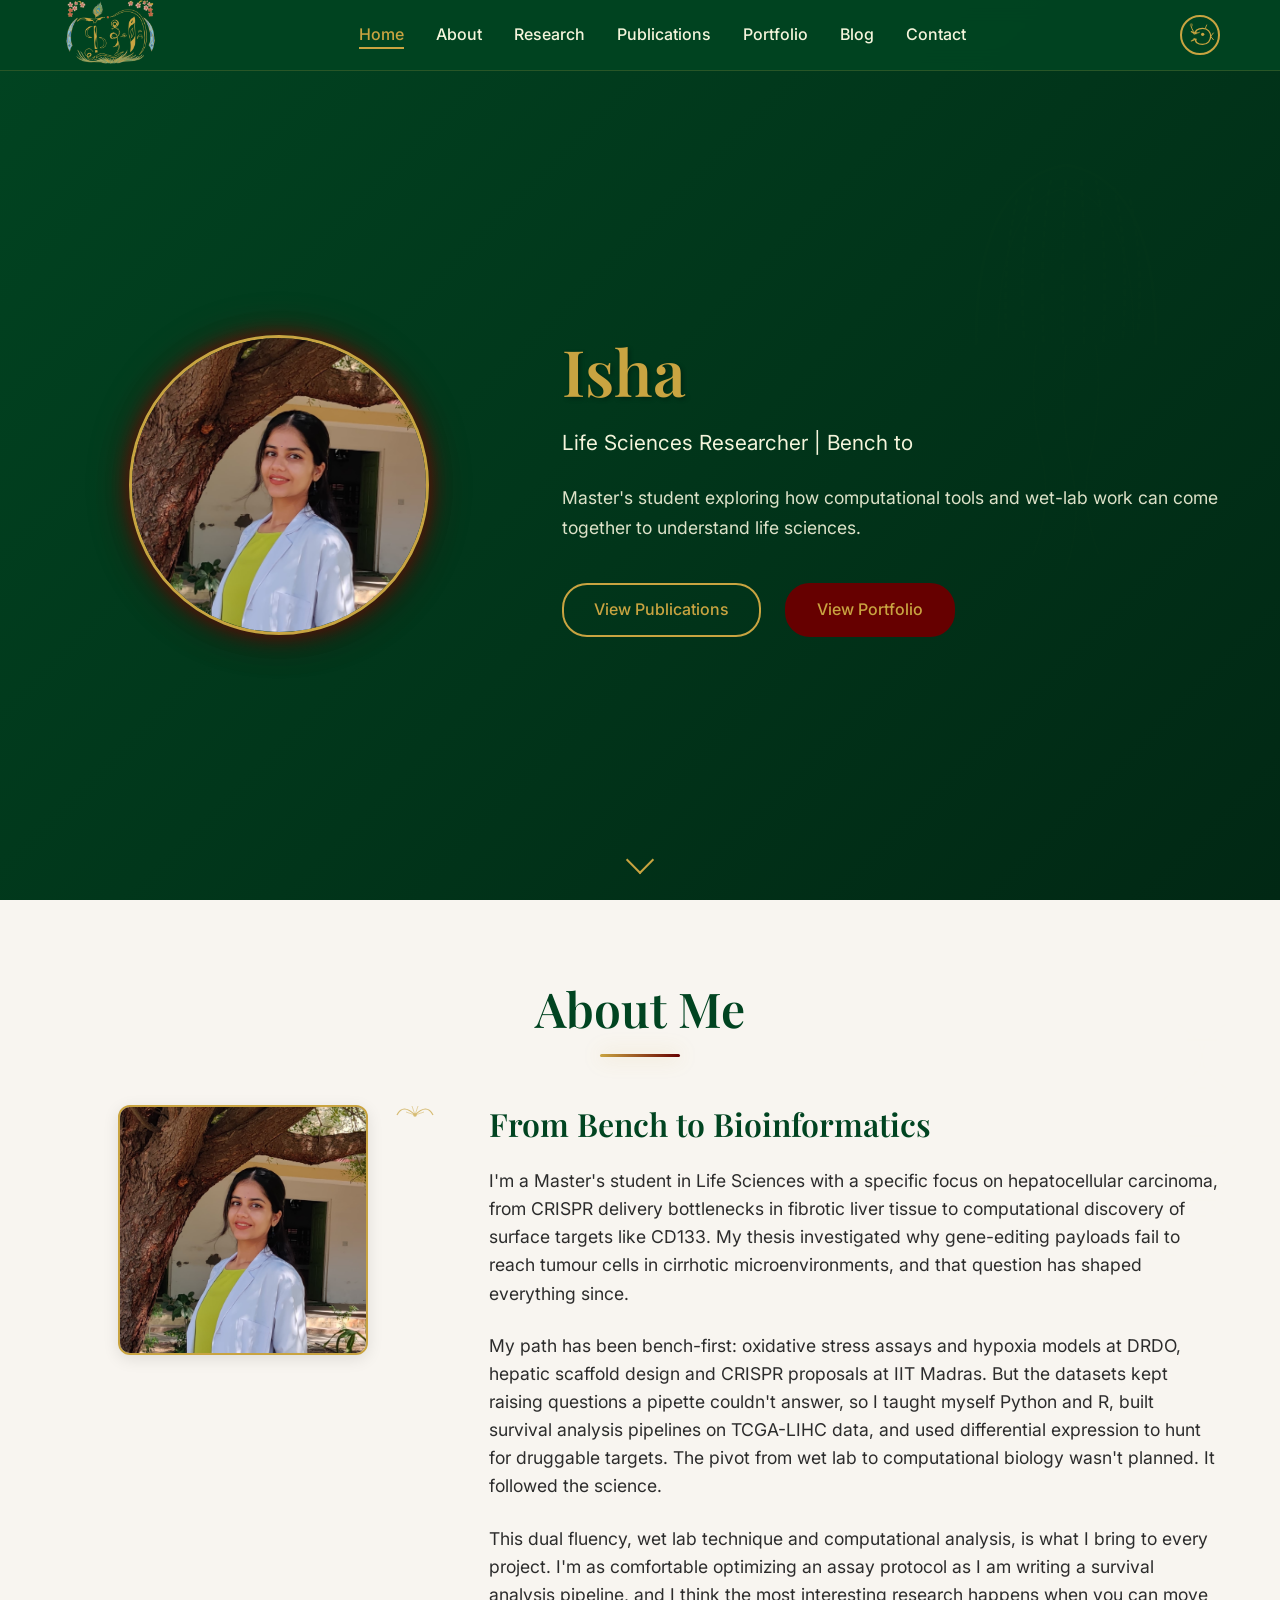
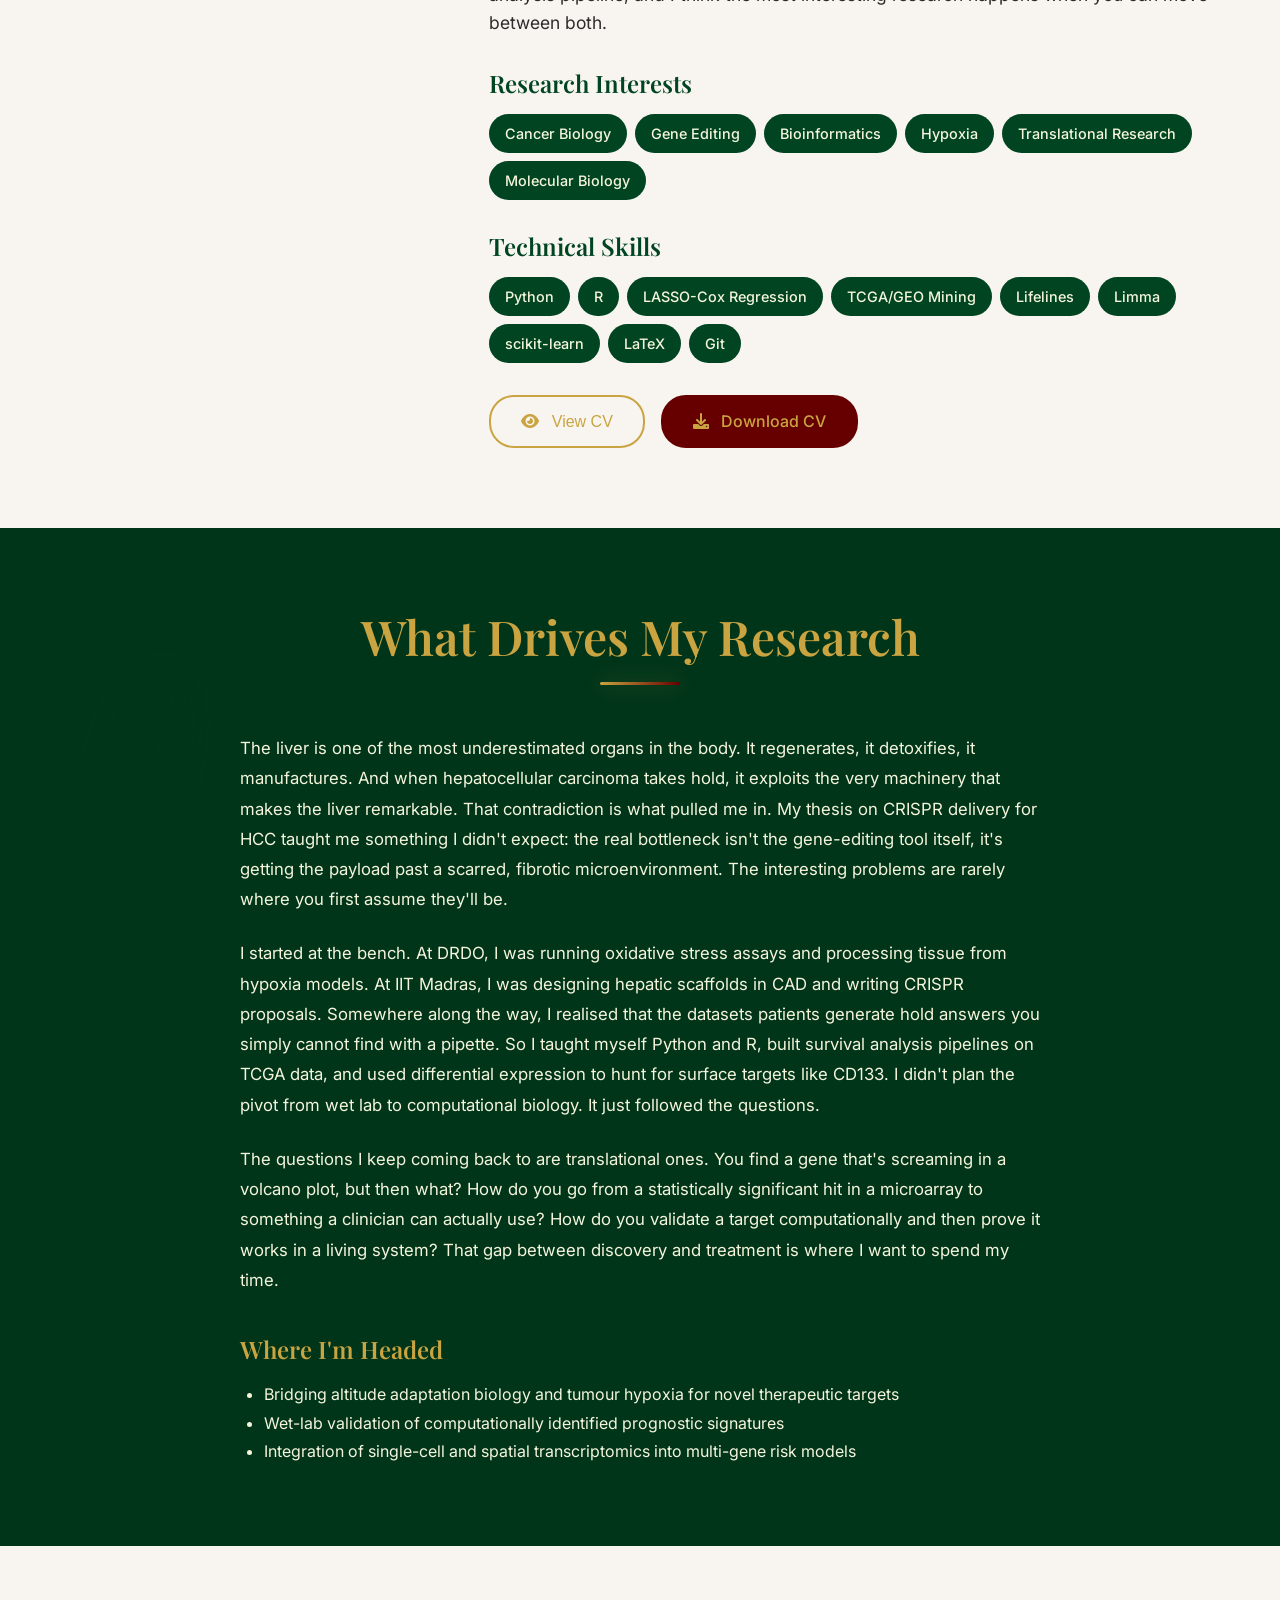
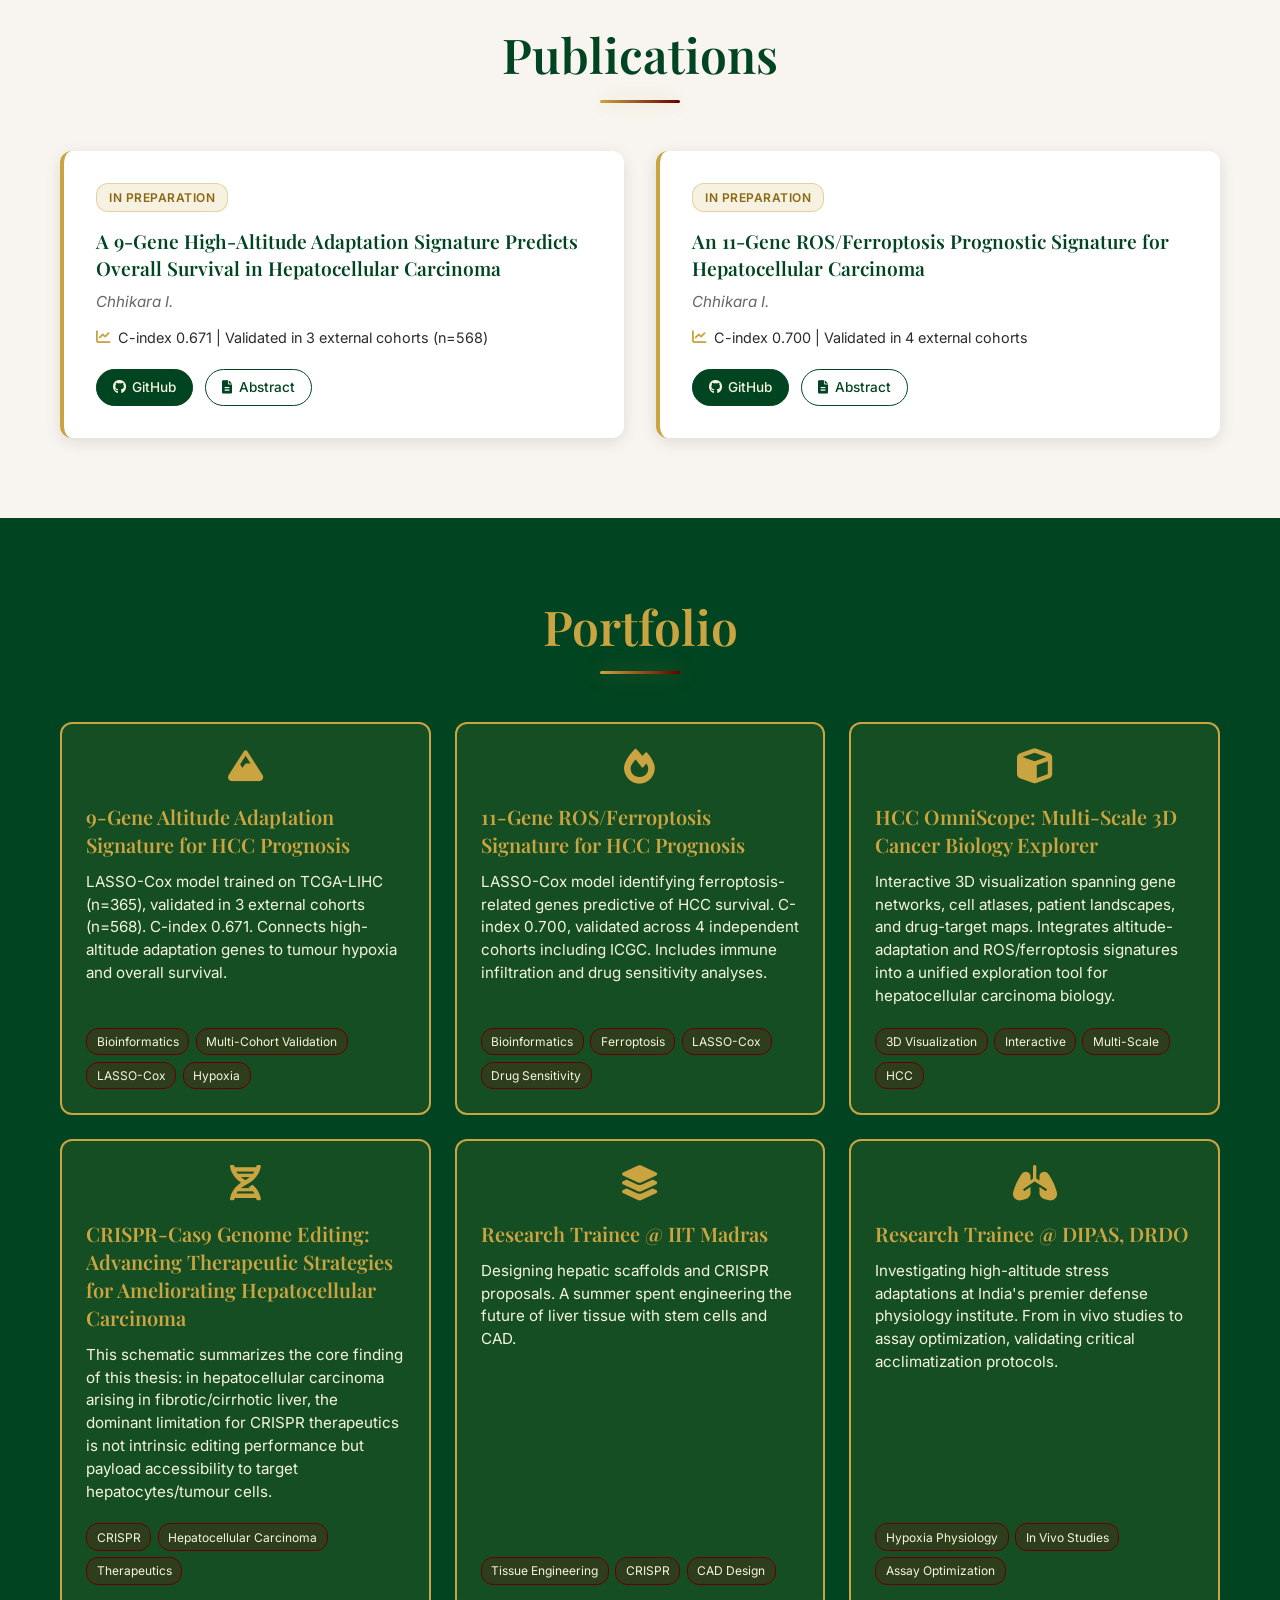
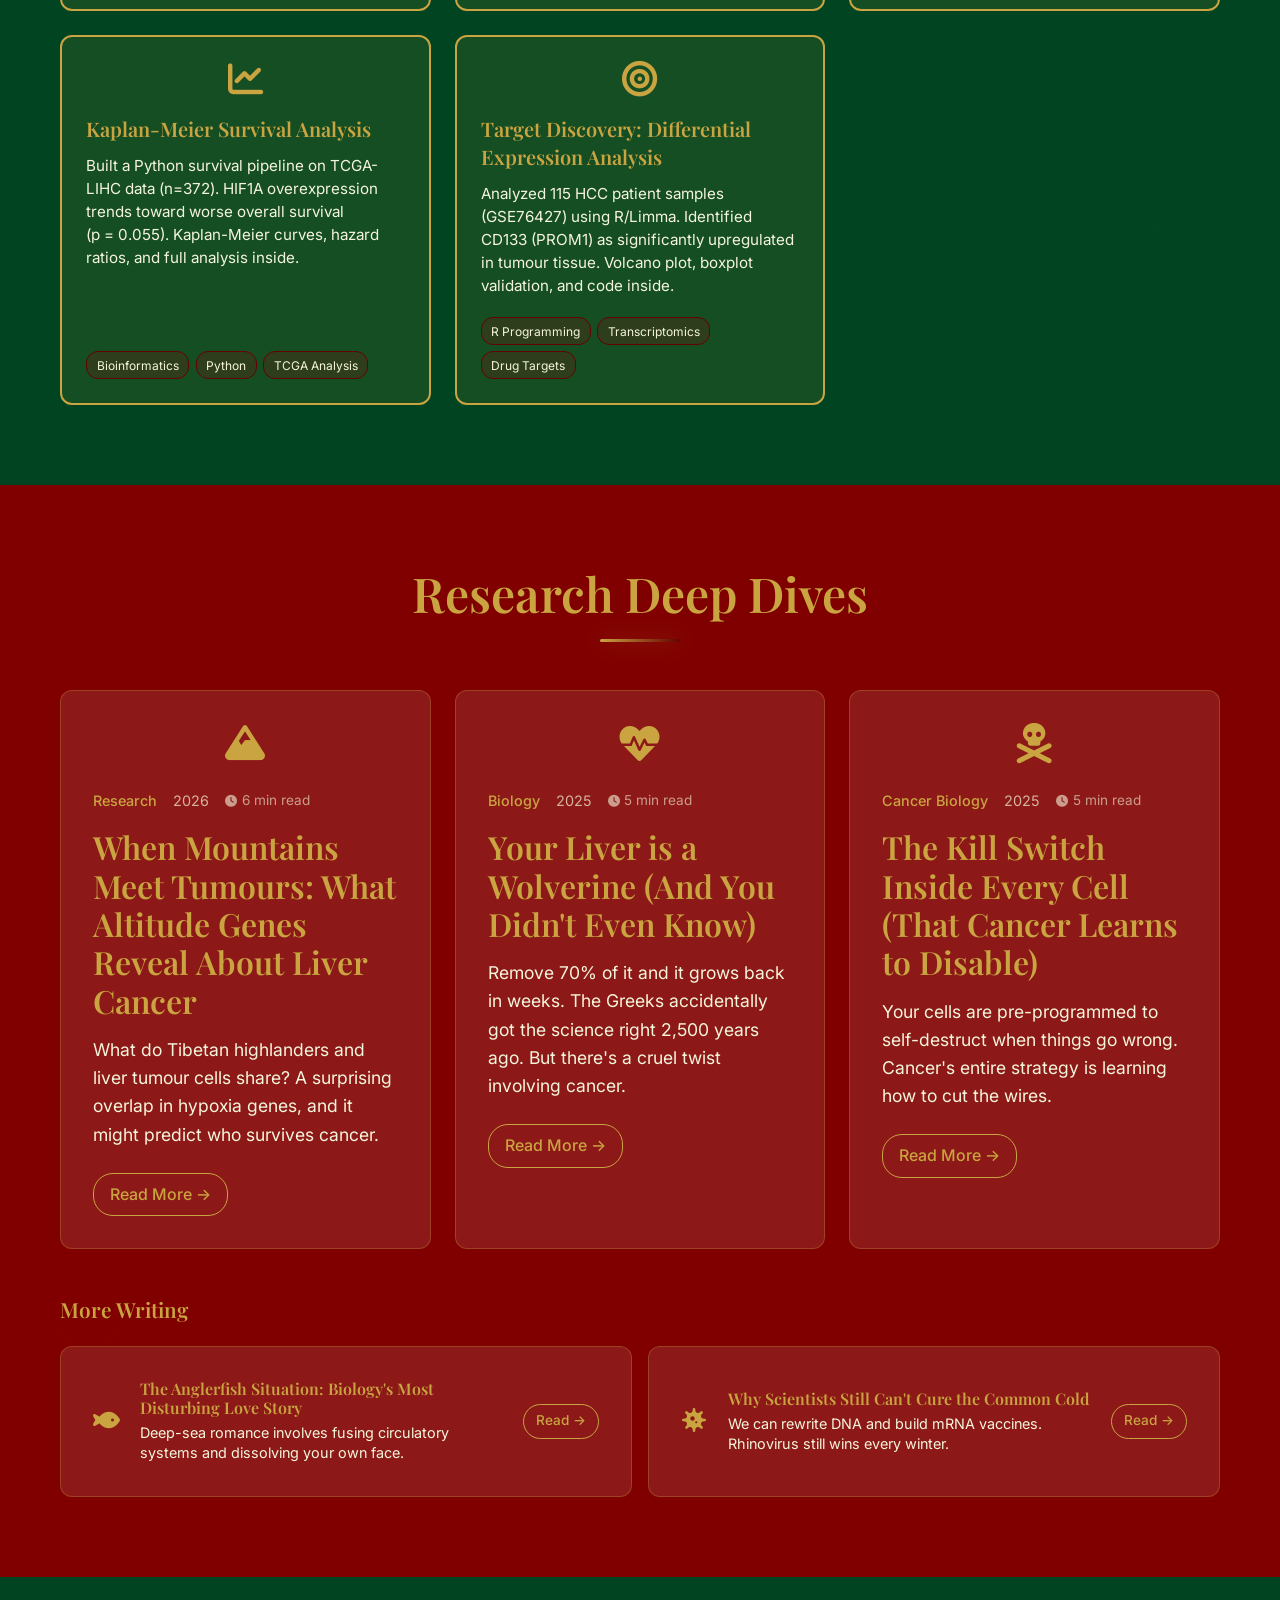
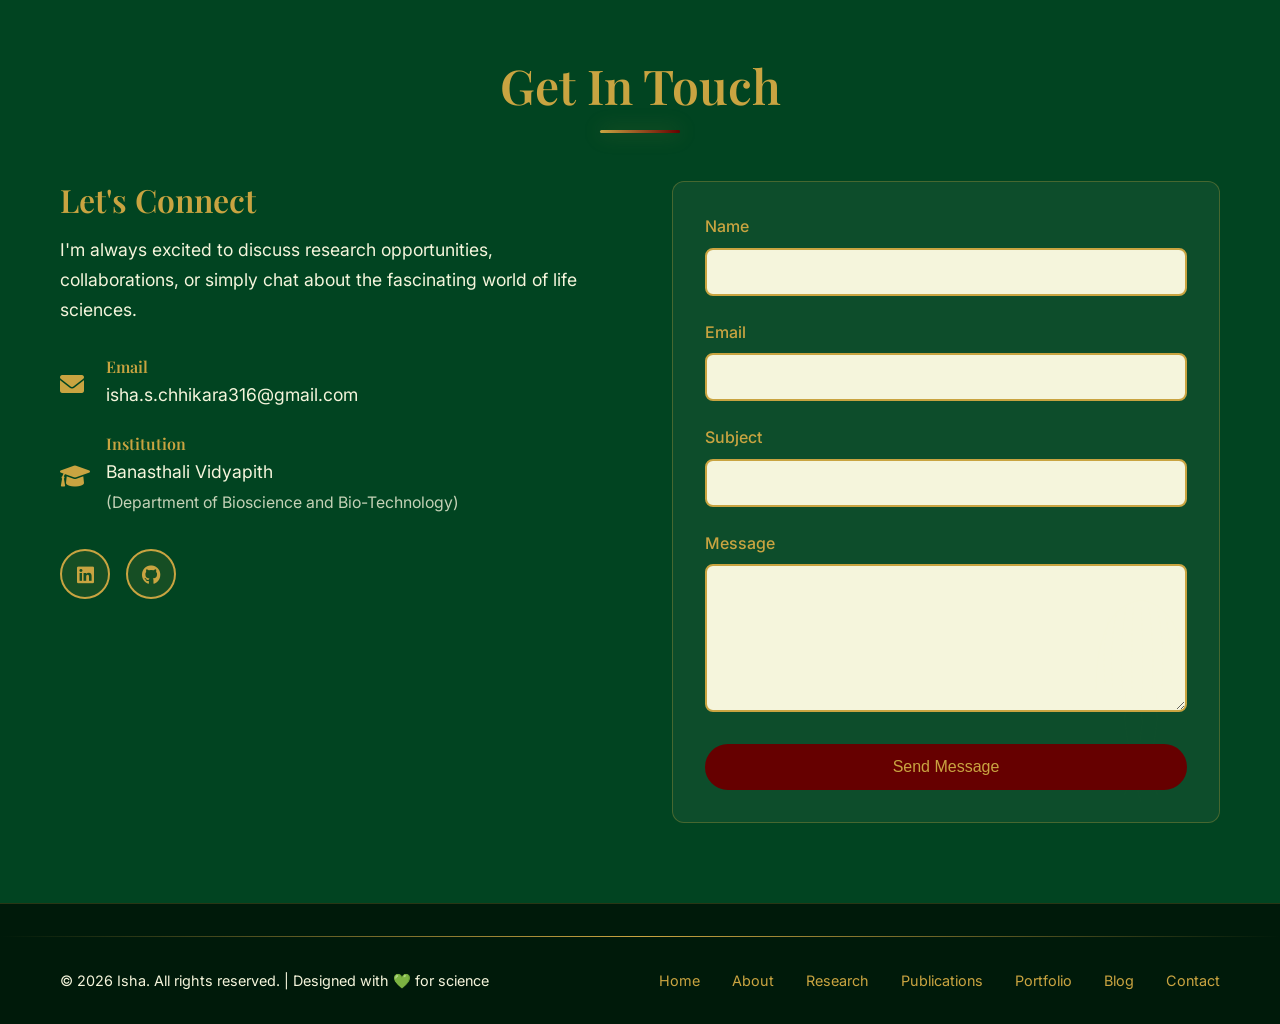
<file: index.html>
<!DOCTYPE html>
<html lang="en">
<head>
    <meta charset="UTF-8">
    <meta name="viewport" content="width=device-width, initial-scale=1.0">
    <title>Isha Chhikara | Life Sciences Researcher, Bench to Bioinformatics</title>
    <meta name="description" content="Isha Chhikara: Life sciences researcher building multi-gene prognostic signatures for hepatocellular carcinoma. Two manuscripts in preparation, validated across TCGA, GEO, and ICGC cohorts. Seeking fully funded PhD positions at Imperial, KCL, and Oxford.">
    <meta name="author" content="Isha Chhikara">
    <meta name="keywords" content="computational cancer biology, prognostic signature, hepatocellular carcinoma, LASSO-Cox regression, TCGA, bioinformatics, survival analysis, HCC, CRISPR, PhD candidate">
    <meta property="og:title" content="Isha Chhikara | Computational Cancer Biology">
    <meta property="og:description" content="Computational cancer biologist with two manuscripts in preparation. Building multi-gene prognostic signatures for hepatocellular carcinoma, validated across TCGA, GEO, and ICGC cohorts.">
    <meta property="og:image" content="Image/Isha.jpeg">
    <meta property="og:type" content="website">
    <link rel="preconnect" href="https://fonts.googleapis.com">
    <link rel="preconnect" href="https://fonts.gstatic.com" crossorigin>
    <link href="https://fonts.googleapis.com/css2?family=Playfair+Display:wght@400;500;600;700&family=Inter:wght@300;400;500;600&display=swap" rel="stylesheet">
    <link href="https://cdnjs.cloudflare.com/ajax/libs/font-awesome/6.0.0/css/all.min.css" rel="stylesheet">
    <link rel="stylesheet" href="styles.css">
</head>
<body>
    <!-- SVG Symbol Definitions for Organism Decorations -->
    <svg xmlns="http://www.w3.org/2000/svg" style="display: none;">
        <!-- Comb Jellyfish -->
        <symbol id="comb-jellyfish" viewBox="0 0 200 300">
            <path class="jelly-bell" d="M40,140 Q40,30 100,20 Q160,30 160,140" fill="none" stroke="currentColor" stroke-width="1.5" opacity="0.6"/>
            <path class="jelly-bell" d="M55,135 Q55,45 100,35 Q145,45 145,135" fill="none" stroke="currentColor" stroke-width="0.8" opacity="0.3"/>
            <path class="comb-row" style="--row: 0" d="M60,130 Q58,80 68,40" fill="none" stroke="currentColor" stroke-width="1.2" stroke-dasharray="4 3"/>
            <path class="comb-row" style="--row: 1" d="M72,135 Q68,75 78,35" fill="none" stroke="currentColor" stroke-width="1.2" stroke-dasharray="4 3"/>
            <path class="comb-row" style="--row: 2" d="M85,138 Q82,70 90,30" fill="none" stroke="currentColor" stroke-width="1.2" stroke-dasharray="4 3"/>
            <path class="comb-row" style="--row: 3" d="M98,139 Q97,65 100,28" fill="none" stroke="currentColor" stroke-width="1.2" stroke-dasharray="4 3"/>
            <path class="comb-row" style="--row: 4" d="M112,139 Q113,65 110,28" fill="none" stroke="currentColor" stroke-width="1.2" stroke-dasharray="4 3"/>
            <path class="comb-row" style="--row: 5" d="M125,138 Q128,70 120,30" fill="none" stroke="currentColor" stroke-width="1.2" stroke-dasharray="4 3"/>
            <path class="comb-row" style="--row: 6" d="M138,135 Q142,75 132,35" fill="none" stroke="currentColor" stroke-width="1.2" stroke-dasharray="4 3"/>
            <path class="comb-row" style="--row: 7" d="M148,130 Q152,80 142,40" fill="none" stroke="currentColor" stroke-width="1.2" stroke-dasharray="4 3"/>
            <path class="jelly-tentacle" d="M80,140 Q75,180 85,220 Q90,250 78,280" fill="none" stroke="currentColor" stroke-width="0.8" opacity="0.4"/>
            <path class="jelly-tentacle" d="M100,140 Q95,185 105,230 Q110,260 100,290" fill="none" stroke="currentColor" stroke-width="0.8" opacity="0.4"/>
            <path class="jelly-tentacle" d="M120,140 Q125,180 115,220 Q110,250 122,280" fill="none" stroke="currentColor" stroke-width="0.8" opacity="0.4"/>
        </symbol>

        <!-- DNA Double Helix -->
        <symbol id="dna-helix" viewBox="0 0 100 300">
            <!-- Left backbone -->
            <path class="dna-backbone" d="M20,10 Q80,50 20,90 Q-40,130 20,170 Q80,210 20,250 Q-40,290 20,300" fill="none" stroke="currentColor" stroke-width="2" opacity="0.6"/>
            <!-- Right backbone -->
            <path class="dna-backbone" d="M80,10 Q20,50 80,90 Q140,130 80,170 Q20,210 80,250 Q140,290 80,300" fill="none" stroke="currentColor" stroke-width="2" opacity="0.6"/>
            <!-- Base pairs (rungs) -->
            <line class="dna-base" style="--base: 0" x1="32" y1="30" x2="68" y2="30" stroke="currentColor" stroke-width="1.5" opacity="0.4"/>
            <line class="dna-base" style="--base: 1" x1="22" y1="50" x2="78" y2="50" stroke="currentColor" stroke-width="1.5" opacity="0.4"/>
            <line class="dna-base" style="--base: 2" x1="28" y1="70" x2="72" y2="70" stroke="currentColor" stroke-width="1.5" opacity="0.4"/>
            <line class="dna-base" style="--base: 3" x1="45" y1="90" x2="55" y2="90" stroke="currentColor" stroke-width="1.5" opacity="0.4"/>
            <line class="dna-base" style="--base: 4" x1="28" y1="110" x2="72" y2="110" stroke="currentColor" stroke-width="1.5" opacity="0.4"/>
            <line class="dna-base" style="--base: 5" x1="22" y1="130" x2="78" y2="130" stroke="currentColor" stroke-width="1.5" opacity="0.4"/>
            <line class="dna-base" style="--base: 6" x1="32" y1="150" x2="68" y2="150" stroke="currentColor" stroke-width="1.5" opacity="0.4"/>
            <line class="dna-base" style="--base: 7" x1="45" y1="170" x2="55" y2="170" stroke="currentColor" stroke-width="1.5" opacity="0.4"/>
            <line class="dna-base" style="--base: 8" x1="28" y1="190" x2="72" y2="190" stroke="currentColor" stroke-width="1.5" opacity="0.4"/>
            <line class="dna-base" style="--base: 9" x1="22" y1="210" x2="78" y2="210" stroke="currentColor" stroke-width="1.5" opacity="0.4"/>
            <line class="dna-base" style="--base: 10" x1="32" y1="230" x2="68" y2="230" stroke="currentColor" stroke-width="1.5" opacity="0.4"/>
            <line class="dna-base" style="--base: 11" x1="45" y1="250" x2="55" y2="250" stroke="currentColor" stroke-width="1.5" opacity="0.4"/>
            <!-- Nucleotide dots at base pair ends -->
            <circle class="dna-nucleotide" cx="32" cy="30" r="2.5" fill="currentColor" opacity="0.3"/>
            <circle class="dna-nucleotide" cx="68" cy="30" r="2.5" fill="currentColor" opacity="0.3"/>
            <circle class="dna-nucleotide" cx="22" cy="130" r="2.5" fill="currentColor" opacity="0.3"/>
            <circle class="dna-nucleotide" cx="78" cy="130" r="2.5" fill="currentColor" opacity="0.3"/>
            <circle class="dna-nucleotide" cx="22" cy="210" r="2.5" fill="currentColor" opacity="0.3"/>
            <circle class="dna-nucleotide" cx="78" cy="210" r="2.5" fill="currentColor" opacity="0.3"/>
        </symbol>

        <!-- Radiolarian (geometric microscopic sea creature) -->
        <symbol id="radiolarian" viewBox="0 0 200 200">
            <!-- Outer spicule ring -->
            <circle class="radio-ring" cx="100" cy="100" r="85" fill="none" stroke="currentColor" stroke-width="1" opacity="0.3"/>
            <!-- Inner shell -->
            <circle class="radio-ring" cx="100" cy="100" r="55" fill="none" stroke="currentColor" stroke-width="1.2" opacity="0.5"/>
            <!-- Central sphere -->
            <circle class="radio-core" cx="100" cy="100" r="25" fill="none" stroke="currentColor" stroke-width="1.5" opacity="0.6"/>
            <!-- Radial spines (12 directions) -->
            <line class="radio-spine" style="--spine: 0" x1="100" y1="100" x2="100" y2="5" stroke="currentColor" stroke-width="1" opacity="0.4"/>
            <line class="radio-spine" style="--spine: 1" x1="100" y1="100" x2="149" y2="17" stroke="currentColor" stroke-width="1" opacity="0.4"/>
            <line class="radio-spine" style="--spine: 2" x1="100" y1="100" x2="183" y2="51" stroke="currentColor" stroke-width="1" opacity="0.4"/>
            <line class="radio-spine" style="--spine: 3" x1="100" y1="100" x2="195" y2="100" stroke="currentColor" stroke-width="1" opacity="0.4"/>
            <line class="radio-spine" style="--spine: 4" x1="100" y1="100" x2="183" y2="149" stroke="currentColor" stroke-width="1" opacity="0.4"/>
            <line class="radio-spine" style="--spine: 5" x1="100" y1="100" x2="149" y2="183" stroke="currentColor" stroke-width="1" opacity="0.4"/>
            <line class="radio-spine" style="--spine: 6" x1="100" y1="100" x2="100" y2="195" stroke="currentColor" stroke-width="1" opacity="0.4"/>
            <line class="radio-spine" style="--spine: 7" x1="100" y1="100" x2="51" y2="183" stroke="currentColor" stroke-width="1" opacity="0.4"/>
            <line class="radio-spine" style="--spine: 8" x1="100" y1="100" x2="17" y2="149" stroke="currentColor" stroke-width="1" opacity="0.4"/>
            <line class="radio-spine" style="--spine: 9" x1="100" y1="100" x2="5" y2="100" stroke="currentColor" stroke-width="1" opacity="0.4"/>
            <line class="radio-spine" style="--spine: 10" x1="100" y1="100" x2="17" y2="51" stroke="currentColor" stroke-width="1" opacity="0.4"/>
            <line class="radio-spine" style="--spine: 11" x1="100" y1="100" x2="51" y2="17" stroke="currentColor" stroke-width="1" opacity="0.4"/>
            <!-- Hexagonal lattice inside inner shell -->
            <polygon class="radio-lattice" points="100,50 143,75 143,125 100,150 57,125 57,75" fill="none" stroke="currentColor" stroke-width="0.8" opacity="0.25"/>
            <polygon class="radio-lattice" points="100,65 128,80 128,120 100,135 72,120 72,80" fill="none" stroke="currentColor" stroke-width="0.6" opacity="0.2"/>
            <!-- Spine tip ornaments -->
            <circle cx="100" cy="5" r="3" fill="currentColor" opacity="0.3"/>
            <circle cx="195" cy="100" r="3" fill="currentColor" opacity="0.3"/>
            <circle cx="100" cy="195" r="3" fill="currentColor" opacity="0.3"/>
            <circle cx="5" cy="100" r="3" fill="currentColor" opacity="0.3"/>
        </symbol>

        <!-- Bacteriophage T4 -->
        <symbol id="bacteriophage" viewBox="0 0 120 260">
            <!-- Icosahedral head -->
            <polygon class="phage-head" points="60,10 95,35 95,75 60,100 25,75 25,35" fill="none" stroke="currentColor" stroke-width="1.8" opacity="0.6"/>
            <!-- Head internal structure -->
            <line class="phage-dna" x1="45" y1="40" x2="75" y2="40" stroke="currentColor" stroke-width="0.8" opacity="0.25"/>
            <line class="phage-dna" x1="40" y1="55" x2="80" y2="55" stroke="currentColor" stroke-width="0.8" opacity="0.25"/>
            <line class="phage-dna" x1="45" y1="70" x2="75" y2="70" stroke="currentColor" stroke-width="0.8" opacity="0.25"/>
            <!-- Collar -->
            <rect class="phage-collar" x="48" y="100" width="24" height="8" rx="2" fill="none" stroke="currentColor" stroke-width="1.2" opacity="0.5"/>
            <!-- Tail sheath -->
            <rect class="phage-tail" x="52" y="108" width="16" height="70" rx="2" fill="none" stroke="currentColor" stroke-width="1.5" opacity="0.5"/>
            <!-- Tail sheath segments -->
            <line x1="52" y1="122" x2="68" y2="122" stroke="currentColor" stroke-width="0.6" opacity="0.3"/>
            <line x1="52" y1="136" x2="68" y2="136" stroke="currentColor" stroke-width="0.6" opacity="0.3"/>
            <line x1="52" y1="150" x2="68" y2="150" stroke="currentColor" stroke-width="0.6" opacity="0.3"/>
            <line x1="52" y1="164" x2="68" y2="164" stroke="currentColor" stroke-width="0.6" opacity="0.3"/>
            <!-- Baseplate -->
            <path class="phage-baseplate" d="M40,178 L80,178 L72,190 L48,190 Z" fill="none" stroke="currentColor" stroke-width="1.5" opacity="0.5"/>
            <!-- Tail fibers (6 legs) -->
            <path class="phage-fiber" d="M48,185 Q30,200 10,230 Q5,240 15,245" fill="none" stroke="currentColor" stroke-width="1" opacity="0.4"/>
            <path class="phage-fiber" d="M44,188 Q32,210 20,240 Q18,248 25,250" fill="none" stroke="currentColor" stroke-width="1" opacity="0.4"/>
            <path class="phage-fiber" d="M50,190 Q45,215 38,245 Q36,252 42,253" fill="none" stroke="currentColor" stroke-width="1" opacity="0.4"/>
            <path class="phage-fiber" d="M72,185 Q90,200 110,230 Q115,240 105,245" fill="none" stroke="currentColor" stroke-width="1" opacity="0.4"/>
            <path class="phage-fiber" d="M76,188 Q88,210 100,240 Q102,248 95,250" fill="none" stroke="currentColor" stroke-width="1" opacity="0.4"/>
            <path class="phage-fiber" d="M70,190 Q75,215 82,245 Q84,252 78,253" fill="none" stroke="currentColor" stroke-width="1" opacity="0.4"/>
            <!-- Tail pin (needle) -->
            <line x1="60" y1="190" x2="60" y2="210" stroke="currentColor" stroke-width="1.2" opacity="0.5"/>
        </symbol>

        <!-- Diatom (circular pennate with radial symmetry) -->
        <symbol id="diatom" viewBox="0 0 200 200">
            <!-- Outer frustule (silica shell) -->
            <circle class="diatom-shell" cx="100" cy="100" r="90" fill="none" stroke="currentColor" stroke-width="1.5" opacity="0.4"/>
            <circle class="diatom-shell" cx="100" cy="100" r="80" fill="none" stroke="currentColor" stroke-width="0.8" opacity="0.25"/>
            <!-- Inner raphe (central axis) -->
            <line x1="100" y1="15" x2="100" y2="185" stroke="currentColor" stroke-width="1" opacity="0.3"/>
            <line x1="15" y1="100" x2="185" y2="100" stroke="currentColor" stroke-width="1" opacity="0.3"/>
            <!-- Areolae pattern (radial dots/pores) — ring 1 -->
            <circle class="diatom-pore" cx="100" cy="40" r="3" fill="currentColor" opacity="0.2"/>
            <circle class="diatom-pore" cx="142" cy="58" r="3" fill="currentColor" opacity="0.2"/>
            <circle class="diatom-pore" cx="160" cy="100" r="3" fill="currentColor" opacity="0.2"/>
            <circle class="diatom-pore" cx="142" cy="142" r="3" fill="currentColor" opacity="0.2"/>
            <circle class="diatom-pore" cx="100" cy="160" r="3" fill="currentColor" opacity="0.2"/>
            <circle class="diatom-pore" cx="58" cy="142" r="3" fill="currentColor" opacity="0.2"/>
            <circle class="diatom-pore" cx="40" cy="100" r="3" fill="currentColor" opacity="0.2"/>
            <circle class="diatom-pore" cx="58" cy="58" r="3" fill="currentColor" opacity="0.2"/>
            <!-- Areolae ring 2 (outer) -->
            <circle class="diatom-pore" cx="100" cy="22" r="2.5" fill="currentColor" opacity="0.15"/>
            <circle class="diatom-pore" cx="155" cy="45" r="2.5" fill="currentColor" opacity="0.15"/>
            <circle class="diatom-pore" cx="178" cy="100" r="2.5" fill="currentColor" opacity="0.15"/>
            <circle class="diatom-pore" cx="155" cy="155" r="2.5" fill="currentColor" opacity="0.15"/>
            <circle class="diatom-pore" cx="100" cy="178" r="2.5" fill="currentColor" opacity="0.15"/>
            <circle class="diatom-pore" cx="45" cy="155" r="2.5" fill="currentColor" opacity="0.15"/>
            <circle class="diatom-pore" cx="22" cy="100" r="2.5" fill="currentColor" opacity="0.15"/>
            <circle class="diatom-pore" cx="45" cy="45" r="2.5" fill="currentColor" opacity="0.15"/>
            <!-- Costae (radial ribs) -->
            <path class="diatom-costa" d="M100,100 L120,18" fill="none" stroke="currentColor" stroke-width="0.6" opacity="0.15"/>
            <path class="diatom-costa" d="M100,100 L170,55" fill="none" stroke="currentColor" stroke-width="0.6" opacity="0.15"/>
            <path class="diatom-costa" d="M100,100 L170,145" fill="none" stroke="currentColor" stroke-width="0.6" opacity="0.15"/>
            <path class="diatom-costa" d="M100,100 L120,182" fill="none" stroke="currentColor" stroke-width="0.6" opacity="0.15"/>
            <path class="diatom-costa" d="M100,100 L80,18" fill="none" stroke="currentColor" stroke-width="0.6" opacity="0.15"/>
            <path class="diatom-costa" d="M100,100 L30,55" fill="none" stroke="currentColor" stroke-width="0.6" opacity="0.15"/>
            <path class="diatom-costa" d="M100,100 L30,145" fill="none" stroke="currentColor" stroke-width="0.6" opacity="0.15"/>
            <path class="diatom-costa" d="M100,100 L80,182" fill="none" stroke="currentColor" stroke-width="0.6" opacity="0.15"/>
            <!-- Central nodule -->
            <circle class="diatom-core" cx="100" cy="100" r="12" fill="none" stroke="currentColor" stroke-width="1.2" opacity="0.5"/>
            <circle cx="100" cy="100" r="4" fill="currentColor" opacity="0.3"/>
        </symbol>
    </svg>

    <!-- Navigation -->
    <nav class="navbar">
        <div class="nav-container">
            <div class="nav-logo">
                <img src="Image/Isha_Logo_gold.png" alt="Isha" class="logo-img">
            </div>
            <ul class="nav-menu">
                <li class="nav-item">
                    <a href="#home" class="nav-link">Home</a>
                </li>
                <li class="nav-item">
                    <a href="#about" class="nav-link">About</a>
                </li>
                <li class="nav-item">
                    <a href="#research" class="nav-link">Research</a>
                </li>
                <li class="nav-item">
                    <a href="#publications" class="nav-link">Publications</a>
                </li>
                <li class="nav-item">
                    <a href="#portfolio" class="nav-link">Portfolio</a>
                </li>
                <li class="nav-item">
                    <a href="#blog" class="nav-link">Blog</a>
                </li>
                <li class="nav-item">
                    <a href="#contact" class="nav-link">Contact</a>
                </li>
            </ul>
            <button class="theme-toggle" id="theme-toggle" aria-label="Toggle dark mode">
                <svg class="anglerfish-icon" viewBox="0 0 36 36" width="24" height="24">
                    <!-- Esca (glowing lure ball) -->
                    <circle class="esca" cx="5" cy="3" r="2.5"/>
                    <!-- Illicium (lure stalk) — single clean arc from forehead -->
                    <path d="M5,5.5 C7,14 12,17 17,14" fill="none" stroke="currentColor" stroke-width="1.5" stroke-linecap="round"/>
                    <!-- Body — outline only, bulbous round shape facing left -->
                    <path class="angler-body" d="M12,16 C10,12 14,8 22,8 C30,8 34,14 34,20 C34,26 30,32 22,32 C14,32 10,28 12,24" fill="none" stroke="currentColor" stroke-width="2"/>
                    <!-- Upper jaw -->
                    <path d="M12,16 L5,13" fill="none" stroke="currentColor" stroke-width="1.8" stroke-linecap="round"/>
                    <!-- Lower jaw -->
                    <path d="M12,24 L5,27" fill="none" stroke="currentColor" stroke-width="1.8" stroke-linecap="round"/>
                    <!-- Teeth top (pointing down-inward) -->
                    <line x1="7" y1="13.8" x2="8.5" y2="16.5" stroke="currentColor" stroke-width="1.2" stroke-linecap="round"/>
                    <line x1="9" y1="14.5" x2="10" y2="17" stroke="currentColor" stroke-width="1.2" stroke-linecap="round"/>
                    <!-- Teeth bottom (pointing up-inward) -->
                    <line x1="7" y1="26.2" x2="8.5" y2="23.5" stroke="currentColor" stroke-width="1.2" stroke-linecap="round"/>
                    <line x1="9" y1="25.5" x2="10" y2="23" stroke="currentColor" stroke-width="1.2" stroke-linecap="round"/>
                    <!-- Eye -->
                    <circle cx="22" cy="17" r="2.5" fill="currentColor"/>
                    <!-- Tail fin -->
                    <path d="M34,20 L38,15 M34,20 L38,25" fill="none" stroke="currentColor" stroke-width="1.5" stroke-linecap="round"/>
                    <!-- Dorsal fin spike -->
                    <path d="M26,8 L28,3" fill="none" stroke="currentColor" stroke-width="1.3" stroke-linecap="round"/>
                </svg>
            </button>
            <div class="hamburger">
                <span class="bar"></span>
                <span class="bar"></span>
                <span class="bar"></span>
            </div>
        </div>
    </nav>

    <!-- Hero Section -->
    <section id="home" class="hero">
        <div class="jellyfish-decoration jellyfish-hero">
            <svg class="jellyfish-svg"><use href="#comb-jellyfish"/></svg>
        </div>
        <div class="hero-container">
            <div class="hero-content">
                <div class="hero-image">
                    <img src="Image/Isha-light.jpeg" alt="Isha - Life Sciences Researcher" class="profile-photo profile-photo-light">
                    <img src="Image/Isha-dark.jpeg" alt="Isha - Life Sciences Researcher" class="profile-photo profile-photo-dark">
                    <div class="image-glow"></div>
                </div>
                <div class="hero-text">
                    <h1 class="hero-name">Isha</h1>
                    <p class="hero-subtitle">Life Sciences Researcher | Bench to Bioinformatics</p>
                    <p class="hero-description">Master's student exploring how computational tools and wet-lab work can come together to understand life sciences.</p>
                    <div class="hero-buttons">
                        <a href="#publications" class="btn btn-primary">View Publications</a>
                        <a href="#portfolio" class="btn btn-secondary">View Portfolio</a>
                    </div>
                </div>
            </div>
        </div>
        <div class="scroll-indicator">
            <div class="scroll-arrow"></div>
        </div>
    </section>

    <!-- About Section -->
    <section id="about" class="about">
        <div class="organism-decoration dna-about">
            <svg class="organism-svg"><use href="#dna-helix"/></svg>
        </div>
        <div class="container">
            <h2 class="section-title">About Me</h2>
            <div class="section-divider"></div>
            <div class="about-content">
                <div class="about-image">
                    <img src="Image/Isha-light.jpeg" alt="Isha Professional Photo" class="about-photo about-photo-light">
                    <img src="Image/Isha-dark.jpeg" alt="Isha Professional Photo" class="about-photo about-photo-dark">
                    <div class="botanical-motif">
                        <svg viewBox="0 0 100 100" class="botanical-svg">
                            <path d="M20,50 Q30,30 50,50 Q70,30 80,50" stroke="currentColor" fill="none" stroke-width="2"/>
                            <circle cx="50" cy="50" r="3" fill="currentColor"/>
                            <path d="M50,50 L45,35 M50,50 L55,35 M50,50 L35,45 M50,50 L65,45" stroke="currentColor" stroke-width="1"/>
                        </svg>
                    </div>
                </div>
                <div class="about-text">
                    <h3 class="about-subtitle">From Bench to Bioinformatics</h3>
                    <p>I'm a Master's student in Life Sciences with a specific focus on hepatocellular carcinoma, from CRISPR delivery bottlenecks in fibrotic liver tissue to computational discovery of surface targets like CD133. My thesis investigated why gene-editing payloads fail to reach tumour cells in cirrhotic microenvironments, and that question has shaped everything since.</p>

                    <p>My path has been bench-first: oxidative stress assays and hypoxia models at DRDO, hepatic scaffold design and CRISPR proposals at IIT Madras. But the datasets kept raising questions a pipette couldn't answer, so I taught myself Python and R, built survival analysis pipelines on TCGA-LIHC data, and used differential expression to hunt for druggable targets. The pivot from wet lab to computational biology wasn't planned. It followed the science.</p>

                    <p>This dual fluency, wet lab technique and computational analysis, is what I bring to every project. I'm as comfortable optimizing an assay protocol as I am writing a survival analysis pipeline, and I think the most interesting research happens when you can move between both.</p>

                    <div class="skills">
                        <h4>Research Interests</h4>
                        <div class="skill-tags">
                            <span class="skill-tag">Cancer Biology</span>
                            <span class="skill-tag">Gene Editing</span>
                            <span class="skill-tag">Bioinformatics</span>
                            <span class="skill-tag">Hypoxia</span>
                            <span class="skill-tag">Translational Research</span>
                            <span class="skill-tag">Molecular Biology</span>
                        </div>
                    </div>

                    <div class="skills">
                        <h4>Technical Skills</h4>
                        <div class="skill-tags">
                            <span class="skill-tag">Python</span>
                            <span class="skill-tag">R</span>
                            <span class="skill-tag">LASSO-Cox Regression</span>
                            <span class="skill-tag">TCGA/GEO Mining</span>
                            <span class="skill-tag">Lifelines</span>
                            <span class="skill-tag">Limma</span>
                            <span class="skill-tag">scikit-learn</span>
                            <span class="skill-tag">LaTeX</span>
                            <span class="skill-tag">Git</span>
                        </div>
                    </div>

                    <div style="display: flex; gap: 1rem; flex-wrap: wrap; margin-top: 2rem;">
                        <button class="btn btn-primary" id="view-cv-btn">
                            <i class="fas fa-eye" style="margin-right: 8px;"></i> View CV
                        </button>
                        <a href="Isha.pdf" download class="btn btn-secondary">
                            <i class="fas fa-download" style="margin-right: 8px;"></i> Download CV
                        </a>
                    </div>
                </div>
            </div>
        </div>
    </section>

    <!-- Research Vision Section -->
    <section id="research" class="research-vision">
        <div class="jellyfish-decoration jellyfish-research">
            <svg class="jellyfish-svg"><use href="#comb-jellyfish"/></svg>
        </div>
        <div class="container">
            <h2 class="section-title">What Drives My Research</h2>
            <div class="section-divider"></div>
            <div class="research-content">
                <p>The liver is one of the most underestimated organs in the body. It regenerates, it detoxifies, it manufactures. And when hepatocellular carcinoma takes hold, it exploits the very machinery that makes the liver remarkable. That contradiction is what pulled me in. My thesis on CRISPR delivery for HCC taught me something I didn't expect: the real bottleneck isn't the gene-editing tool itself, it's getting the payload past a scarred, fibrotic microenvironment. The interesting problems are rarely where you first assume they'll be.</p>

                <p>I started at the bench. At DRDO, I was running oxidative stress assays and processing tissue from hypoxia models. At IIT Madras, I was designing hepatic scaffolds in CAD and writing CRISPR proposals. Somewhere along the way, I realised that the datasets patients generate hold answers you simply cannot find with a pipette. So I taught myself Python and R, built survival analysis pipelines on TCGA data, and used differential expression to hunt for surface targets like CD133. I didn't plan the pivot from wet lab to computational biology. It just followed the questions.</p>

                <p>The questions I keep coming back to are translational ones. You find a gene that's screaming in a volcano plot, but then what? How do you go from a statistically significant hit in a microarray to something a clinician can actually use? How do you validate a target computationally and then prove it works in a living system? That gap between discovery and treatment is where I want to spend my time.</p>

                <h4 style="color: var(--subtle-gold); margin-top: 2.5rem; margin-bottom: 1rem;">Where I'm Headed</h4>
                <ul style="color: var(--ivory); line-height: 1.8; padding-left: 1.5rem;">
                    <li>Bridging altitude adaptation biology and tumour hypoxia for novel therapeutic targets</li>
                    <li>Wet-lab validation of computationally identified prognostic signatures</li>
                    <li>Integration of single-cell and spatial transcriptomics into multi-gene risk models</li>
                </ul>
            </div>
        </div>
    </section>

    <!-- Publications Section -->
    <section id="publications" class="publications">
        <div class="organism-decoration radiolarian-publications">
            <svg class="organism-svg"><use href="#radiolarian"/></svg>
        </div>
        <div class="container">
            <h2 class="section-title">Publications</h2>
            <div class="section-divider"></div>
            <div class="publications-grid">
                <div class="publication-card" onclick="openBlog('hcc-altitude')">
                    <div class="pub-status status-prep">In Preparation</div>
                    <h3 class="pub-title">A 9-Gene High-Altitude Adaptation Signature Predicts Overall Survival in Hepatocellular Carcinoma</h3>
                    <p class="pub-authors">Chhikara I.</p>
                    <p class="pub-metric"><i class="fas fa-chart-line"></i> C-index 0.671 | Validated in 3 external cohorts (n=568)</p>
                    <div class="pub-actions">
                        <a href="https://github.com/ishaschhikara316/hcc-altitude-signature" target="_blank" class="pub-btn" onclick="event.stopPropagation()"><i class="fab fa-github"></i> GitHub</a>
                        <span class="pub-btn pub-btn-abstract"><i class="fas fa-file-alt"></i> Abstract</span>
                    </div>
                </div>

                <div class="publication-card" onclick="openBlog('hcc-ros')">
                    <div class="pub-status status-prep">In Preparation</div>
                    <h3 class="pub-title">An 11-Gene ROS/Ferroptosis Prognostic Signature for Hepatocellular Carcinoma</h3>
                    <p class="pub-authors">Chhikara I.</p>
                    <p class="pub-metric"><i class="fas fa-chart-line"></i> C-index 0.700 | Validated in 4 external cohorts</p>
                    <div class="pub-actions">
                        <a href="https://github.com/ishaschhikara316/hcc-ros-signature" target="_blank" class="pub-btn" onclick="event.stopPropagation()"><i class="fab fa-github"></i> GitHub</a>
                        <span class="pub-btn pub-btn-abstract"><i class="fas fa-file-alt"></i> Abstract</span>
                    </div>
                </div>
            </div>
        </div>
    </section>

    <!-- Portfolio Section -->
    <section id="portfolio" class="portfolio">
        <div class="organism-decoration diatom-portfolio">
            <svg class="organism-svg"><use href="#diatom"/></svg>
        </div>
        <div class="container">
            <h2 class="section-title">Portfolio</h2>
            <div class="section-divider"></div>
            <div class="portfolio-grid">
                <div class="portfolio-card" data-blog-id="hcc-altitude">
                    <div class="card-image">
                        <i class="fas fa-mountain card-icon"></i>
                    </div>
                    <div class="card-content">
                        <h3 class="card-title">9-Gene Altitude Adaptation Signature for HCC Prognosis</h3>
                        <p class="card-description">LASSO-Cox model trained on TCGA-LIHC (n=365), validated in 3 external cohorts (n=568). C-index 0.671. Connects high-altitude adaptation genes to tumour hypoxia and overall survival.</p>
                        <div class="card-tags">
                            <span class="tag">Bioinformatics</span>
                            <span class="tag">Multi-Cohort Validation</span>
                            <span class="tag">LASSO-Cox</span>
                            <span class="tag">Hypoxia</span>
                        </div>
                    </div>
                </div>

                <div class="portfolio-card" data-blog-id="hcc-ros">
                    <div class="card-image">
                        <i class="fas fa-fire card-icon"></i>
                    </div>
                    <div class="card-content">
                        <h3 class="card-title">11-Gene ROS/Ferroptosis Signature for HCC Prognosis</h3>
                        <p class="card-description">LASSO-Cox model identifying ferroptosis-related genes predictive of HCC survival. C-index 0.700, validated across 4 independent cohorts including ICGC. Includes immune infiltration and drug sensitivity analyses.</p>
                        <div class="card-tags">
                            <span class="tag">Bioinformatics</span>
                            <span class="tag">Ferroptosis</span>
                            <span class="tag">LASSO-Cox</span>
                            <span class="tag">Drug Sensitivity</span>
                        </div>
                    </div>
                </div>

                <div class="portfolio-card" data-blog-id="hcc-omniscope">
                    <div class="card-image">
                        <i class="fas fa-cube card-icon"></i>
                    </div>
                    <div class="card-content">
                        <h3 class="card-title">HCC OmniScope: Multi-Scale 3D Cancer Biology Explorer</h3>
                        <p class="card-description">Interactive 3D visualization spanning gene networks, cell atlases, patient landscapes, and drug-target maps. Integrates altitude-adaptation and ROS/ferroptosis signatures into a unified exploration tool for hepatocellular carcinoma biology.</p>
                        <div class="card-tags">
                            <span class="tag">3D Visualization</span>
                            <span class="tag">Interactive</span>
                            <span class="tag">Multi-Scale</span>
                            <span class="tag">HCC</span>
                        </div>
                    </div>
                </div>

                <div class="portfolio-card" data-blog-id="crispr">
                    <div class="card-image">
                        <i class="fas fa-dna card-icon"></i>
                    </div>
                    <div class="card-content">
                        <h3 class="card-title">CRISPR-Cas9 Genome Editing: Advancing Therapeutic Strategies for Ameliorating Hepatocellular Carcinoma</h3>
                        <p class="card-description">This schematic summarizes the core finding of this thesis: in hepatocellular carcinoma arising in fibrotic/cirrhotic liver, the dominant limitation for CRISPR therapeutics is not intrinsic editing performance but payload accessibility to target hepatocytes/tumour cells.</p>
                        <div class="card-tags">
                            <span class="tag">CRISPR</span>
                            <span class="tag">Hepatocellular Carcinoma</span>
                            <span class="tag">Therapeutics</span>
                        </div>
                    </div>
                </div>

                <div class="portfolio-card" data-blog-id="iit-madras">
                    <div class="card-image">
                        <i class="fas fa-layer-group card-icon"></i>
                    </div>
                    <div class="card-content">
                        <h3 class="card-title">Research Trainee @ IIT Madras</h3>
                        <p class="card-description">Designing hepatic scaffolds and CRISPR proposals. A summer spent engineering the future of liver tissue with stem cells and CAD.</p>
                        <div class="card-tags">
                            <span class="tag">Tissue Engineering</span>
                            <span class="tag">CRISPR</span>
                            <span class="tag">CAD Design</span>
                        </div>
                    </div>
                </div>

                <div class="portfolio-card" data-blog-id="drdo">
                    <div class="card-image">
                        <i class="fas fa-lungs card-icon"></i>
                    </div>
                    <div class="card-content">
                        <h3 class="card-title">Research Trainee @ DIPAS, DRDO</h3>
                        <p class="card-description">Investigating high-altitude stress adaptations at India's premier defense physiology institute. From in vivo studies to assay optimization, validating critical acclimatization protocols.</p>
                        <div class="card-tags">
                            <span class="tag">Hypoxia Physiology</span>
                            <span class="tag">In Vivo Studies</span>
                            <span class="tag">Assay Optimization</span>
                        </div>
                    </div>
                </div>

                <div class="portfolio-card" data-blog-id="survival-analysis">
                    <div class="card-image">
                        <i class="fas fa-chart-line card-icon"></i>
                    </div>
                    <div class="card-content">
                        <h3 class="card-title">Kaplan-Meier Survival Analysis</h3>
                        <p class="card-description">Built a Python survival pipeline on TCGA-LIHC data (n=372). HIF1A overexpression trends toward worse overall survival (p&nbsp;=&nbsp;0.055). Kaplan-Meier curves, hazard ratios, and full analysis inside.</p>
                        <div class="card-tags">
                            <span class="tag">Bioinformatics</span>
                            <span class="tag">Python</span>
                            <span class="tag">TCGA Analysis</span>
                        </div>
                    </div>
                </div>

                <div class="portfolio-card" data-blog-id="differential-expression">
                    <div class="card-image">
                        <i class="fas fa-bullseye card-icon"></i>
                    </div>
                    <div class="card-content">
                        <h3 class="card-title">Target Discovery: Differential Expression Analysis</h3>
                        <p class="card-description">Analyzed 115 HCC patient samples (GSE76427) using R/Limma. Identified CD133 (PROM1) as significantly upregulated in tumour tissue. Volcano plot, boxplot validation, and code inside.</p>
                        <div class="card-tags">
                            <span class="tag">R Programming</span>
                            <span class="tag">Transcriptomics</span>
                            <span class="tag">Drug Targets</span>
                        </div>
                    </div>
                </div>
            </div>
        </div>
    </section>

    <!-- Blog Section -->
    <section id="blog" class="blog">
        <div class="organism-decoration phage-blog">
            <svg class="organism-svg"><use href="#bacteriophage"/></svg>
        </div>
        <div class="container">
            <h2 class="section-title">Research Deep Dives</h2>
            <div class="section-divider"></div>
            <!-- Featured Posts (HCC-relevant) -->
            <div class="blog-grid-featured">
                <div class="blog-card blog-card-featured" onclick="openBlog('blog-mountains-tumours')">
                    <div class="blog-image"><i class="fas fa-mountain blog-icon"></i></div>
                    <div class="blog-meta">
                        <span class="blog-category">Research</span>
                        <span class="blog-date">2026</span>
                        <span class="blog-reading-time"><i class="fas fa-clock"></i> 6 min read</span>
                    </div>
                    <h3 class="blog-title">When Mountains Meet Tumours: What Altitude Genes Reveal About Liver Cancer</h3>
                    <p class="blog-excerpt">What do Tibetan highlanders and liver tumour cells share? A surprising overlap in hypoxia genes, and it might predict who survives cancer.</p>
                    <span class="blog-read-more">Read More &rarr;</span>
                </div>

                <div class="blog-card blog-card-featured" onclick="openBlog('blog-liver-regen')">
                    <div class="blog-image"><i class="fas fa-heartbeat blog-icon"></i></div>
                    <div class="blog-meta">
                        <span class="blog-category">Biology</span>
                        <span class="blog-date">2025</span>
                        <span class="blog-reading-time"><i class="fas fa-clock"></i> 5 min read</span>
                    </div>
                    <h3 class="blog-title">Your Liver is a Wolverine (And You Didn't Even Know)</h3>
                    <p class="blog-excerpt">Remove 70% of it and it grows back in weeks. The Greeks accidentally got the science right 2,500 years ago. But there's a cruel twist involving cancer.</p>
                    <span class="blog-read-more">Read More &rarr;</span>
                </div>

                <div class="blog-card blog-card-featured" onclick="openBlog('blog-apoptosis')">
                    <div class="blog-image"><i class="fas fa-skull-crossbones blog-icon"></i></div>
                    <div class="blog-meta">
                        <span class="blog-category">Cancer Biology</span>
                        <span class="blog-date">2025</span>
                        <span class="blog-reading-time"><i class="fas fa-clock"></i> 5 min read</span>
                    </div>
                    <h3 class="blog-title">The Kill Switch Inside Every Cell (That Cancer Learns to Disable)</h3>
                    <p class="blog-excerpt">Your cells are pre-programmed to self-destruct when things go wrong. Cancer's entire strategy is learning how to cut the wires.</p>
                    <span class="blog-read-more">Read More &rarr;</span>
                </div>
            </div>

            <!-- More Writing (compact row) -->
            <h3 style="color: var(--subtle-gold); margin-top: 3rem; margin-bottom: 1.5rem; font-size: 1.3rem;">More Writing</h3>
            <div class="blog-grid-compact">
                <div class="blog-card blog-card-compact" onclick="openBlog('blog-anglerfish')">
                    <div class="blog-compact-icon"><i class="fas fa-fish"></i></div>
                    <div class="blog-compact-content">
                        <h4 class="blog-title">The Anglerfish Situation: Biology's Most Disturbing Love Story</h4>
                        <p class="blog-excerpt">Deep-sea romance involves fusing circulatory systems and dissolving your own face.</p>
                    </div>
                    <span class="blog-read-more">Read &rarr;</span>
                </div>

                <div class="blog-card blog-card-compact" onclick="openBlog('blog-common-cold')">
                    <div class="blog-compact-icon"><i class="fas fa-virus"></i></div>
                    <div class="blog-compact-content">
                        <h4 class="blog-title">Why Scientists Still Can't Cure the Common Cold</h4>
                        <p class="blog-excerpt">We can rewrite DNA and build mRNA vaccines. Rhinovirus still wins every winter.</p>
                    </div>
                    <span class="blog-read-more">Read &rarr;</span>
                </div>
            </div>
        </div>
    </section>

    <!-- Contact Section -->
    <section id="contact" class="contact">
        <div class="jellyfish-decoration jellyfish-contact">
            <svg class="jellyfish-svg"><use href="#comb-jellyfish"/></svg>
        </div>
        <div class="container">
            <h2 class="section-title">Get In Touch</h2>
            <div class="section-divider"></div>
            <div class="contact-content">
                <div class="contact-info">
                    <h3>Let's Connect</h3>
                    <p>I'm always excited to discuss research opportunities, collaborations, or simply chat about the fascinating world of life sciences.</p>

                    <div class="contact-details">
                        <div class="contact-item">
                            <i class="fas fa-envelope contact-icon"></i>
                            <div>
                                <h4>Email</h4>
                                <p>isha.s.chhikara316@gmail.com</p>
                            </div>
                        </div>
                        <div class="contact-item">
                            <i class="fas fa-graduation-cap contact-icon"></i>
                            <div>
                                <h4>Institution</h4>
                                <p>Banasthali Vidyapith<br><span style="font-size: 0.9em; opacity: 0.8;">(Department of Bioscience and Bio-Technology)</span></p>
                            </div>
                        </div>
                    </div>

                    <div class="social-links">
                        <a href="https://www.linkedin.com/in/isha-5661a3378/" target="_blank" class="social-link"><i class="fab fa-linkedin"></i></a>
                        <a href="https://github.com/ishaschhikara316" target="_blank" class="social-link"><i class="fab fa-github"></i></a>
                    </div>
                </div>

                <!-- To activate: sign up at formspree.io, create a form, and replace YOUR_FORM_ID below -->
                <form class="contact-form" action="https://formspree.io/f/YOUR_FORM_ID" method="POST">
                    <div class="form-group">
                        <label for="name">Name</label>
                        <input type="text" id="name" name="name" required>
                    </div>
                    <div class="form-group">
                        <label for="email">Email</label>
                        <input type="email" id="email" name="email" required>
                    </div>
                    <div class="form-group">
                        <label for="subject">Subject</label>
                        <input type="text" id="subject" name="subject" required>
                    </div>
                    <div class="form-group">
                        <label for="message">Message</label>
                        <textarea id="message" name="message" rows="6" required></textarea>
                    </div>
                    <button type="submit" class="btn btn-submit">Send Message</button>
                </form>
            </div>
        </div>
    </section>

    <!-- Footer -->
    <footer class="footer">
        <div class="footer-divider"></div>
        <div class="container">
            <div class="footer-content">
                <div class="footer-text">
                    <p>&copy; <span id="footer-year">2025</span> Isha. All rights reserved. | Designed with 💚 for science</p>
                </div>
                <div class="footer-links">
                    <a href="#home">Home</a>
                    <a href="#about">About</a>
                    <a href="#research">Research</a>
                    <a href="#publications">Publications</a>
                    <a href="#portfolio">Portfolio</a>
                    <a href="#blog">Blog</a>
                    <a href="#contact">Contact</a>
                </div>
            </div>
        </div>
    </footer>

    <!-- Blog Modal -->
    <div id="blog-modal" class="modal">
        <div class="modal-content">
            <span class="close-modal">&times;</span>
            <div id="modal-body">
                <!-- Blog content will be injected here -->
            </div>
        </div>
    </div>

    <!-- CV Modal -->
    <div id="cv-modal" class="modal">
        <div class="modal-content cv-modal-content">
            <span class="close-modal close-cv">&times;</span>
            <div class="cv-modal-actions">
                <a href="Isha.pdf" download class="btn btn-primary btn-cv-download">
                    <i class="fas fa-download" style="margin-right: 8px;"></i> Download PDF
                </a>
            </div>
            <div class="cv-container">
                <img src="Image/Isha.jpg" alt="CV" class="cv-image">
            </div>
        </div>
    </div>

    <script src="script.js"></script>
</body>
</html>
</file>
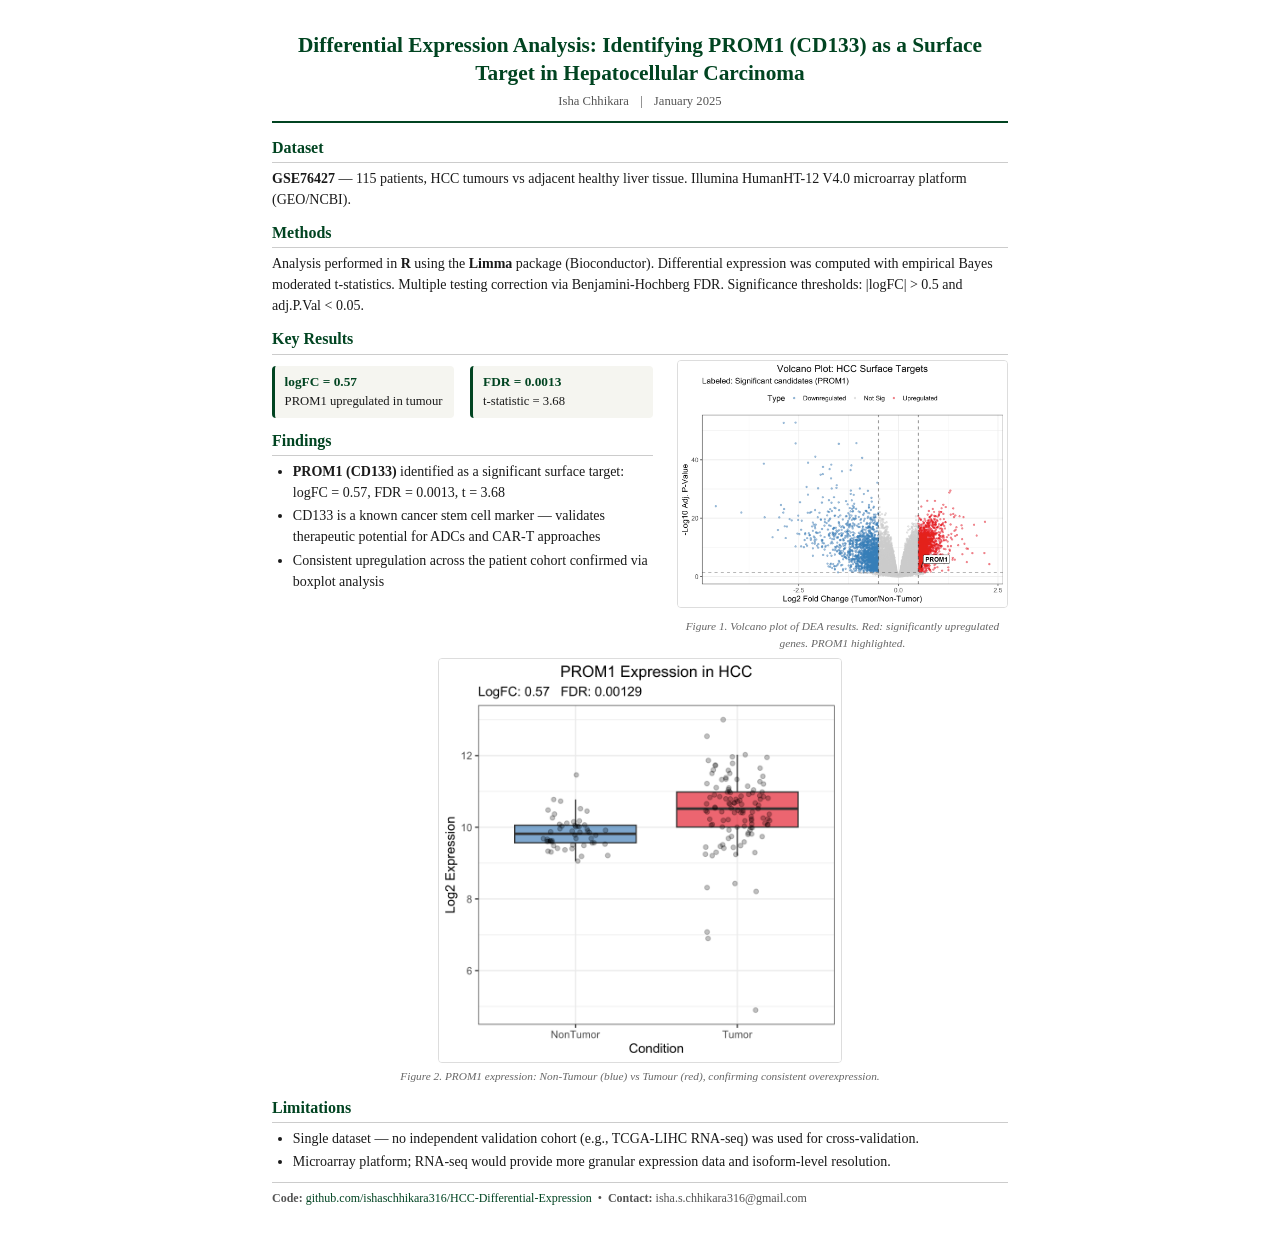
<file: pdfs/differential-expression.html>
<!DOCTYPE html>
<html lang="en">
<head>
    <meta charset="UTF-8">
    <meta name="viewport" content="width=device-width, initial-scale=1.0">
    <title>Differential Expression Analysis — Isha Chhikara</title>
    <link rel="stylesheet" href="print.css">
</head>
<body>

<div class="header">
    <h1>Differential Expression Analysis: Identifying PROM1 (CD133) as a Surface Target in Hepatocellular Carcinoma</h1>
    <div class="meta">
        <span>Isha Chhikara</span> |
        <span>January 2025</span>
    </div>
</div>

<h2>Dataset</h2>
<p><strong>GSE76427</strong> — 115 patients, HCC tumours vs adjacent healthy liver tissue. Illumina HumanHT-12 V4.0 microarray platform (GEO/NCBI).</p>

<h2>Methods</h2>
<p>Analysis performed in <strong>R</strong> using the <strong>Limma</strong> package (Bioconductor). Differential expression was computed with empirical Bayes moderated t-statistics. Multiple testing correction via Benjamini-Hochberg FDR. Significance thresholds: |logFC| &gt; 0.5 and adj.P.Val &lt; 0.05.</p>

<h2>Key Results</h2>
<div class="two-col">
    <div class="text">
        <div class="stats">
            <div class="stat-box">
                <strong>logFC = 0.57</strong>
                PROM1 upregulated in tumour
            </div>
            <div class="stat-box">
                <strong>FDR = 0.0013</strong>
                t-statistic = 3.68
            </div>
        </div>
        <h2>Findings</h2>
        <ul>
            <li><strong>PROM1 (CD133)</strong> identified as a significant surface target: logFC = 0.57, FDR = 0.0013, t = 3.68</li>
            <li>CD133 is a known cancer stem cell marker — validates therapeutic potential for ADCs and CAR-T approaches</li>
            <li>Consistent upregulation across the patient cohort confirmed via boxplot analysis</li>
        </ul>
    </div>
    <div class="figure">
        <img src="../Image/Volcano_Plot.png" alt="Volcano plot showing differentially expressed genes in HCC">
        <div class="figure-caption">Figure 1. Volcano plot of DEA results. Red: significantly upregulated genes. PROM1 highlighted.</div>
    </div>
</div>

<div class="figure-full" style="text-align: center; margin: 0.4rem 0;">
    <img src="../Image/PROM1_Boxplot.png" alt="Boxplot of PROM1 expression in tumour vs non-tumour" style="max-width: 55%;">
    <div class="figure-caption">Figure 2. PROM1 expression: Non-Tumour (blue) vs Tumour (red), confirming consistent overexpression.</div>
</div>

<h2>Limitations</h2>
<ul>
    <li>Single dataset — no independent validation cohort (e.g., TCGA-LIHC RNA-seq) was used for cross-validation.</li>
    <li>Microarray platform; RNA-seq would provide more granular expression data and isoform-level resolution.</li>
</ul>

<div class="footer-link">
    <strong>Code:</strong> <a href="https://github.com/ishaschhikara316/HCC-Differential-Expression">github.com/ishaschhikara316/HCC-Differential-Expression</a>
    &nbsp;&bull;&nbsp;
    <strong>Contact:</strong> isha.s.chhikara316@gmail.com
</div>

</body>
</html>
</file>
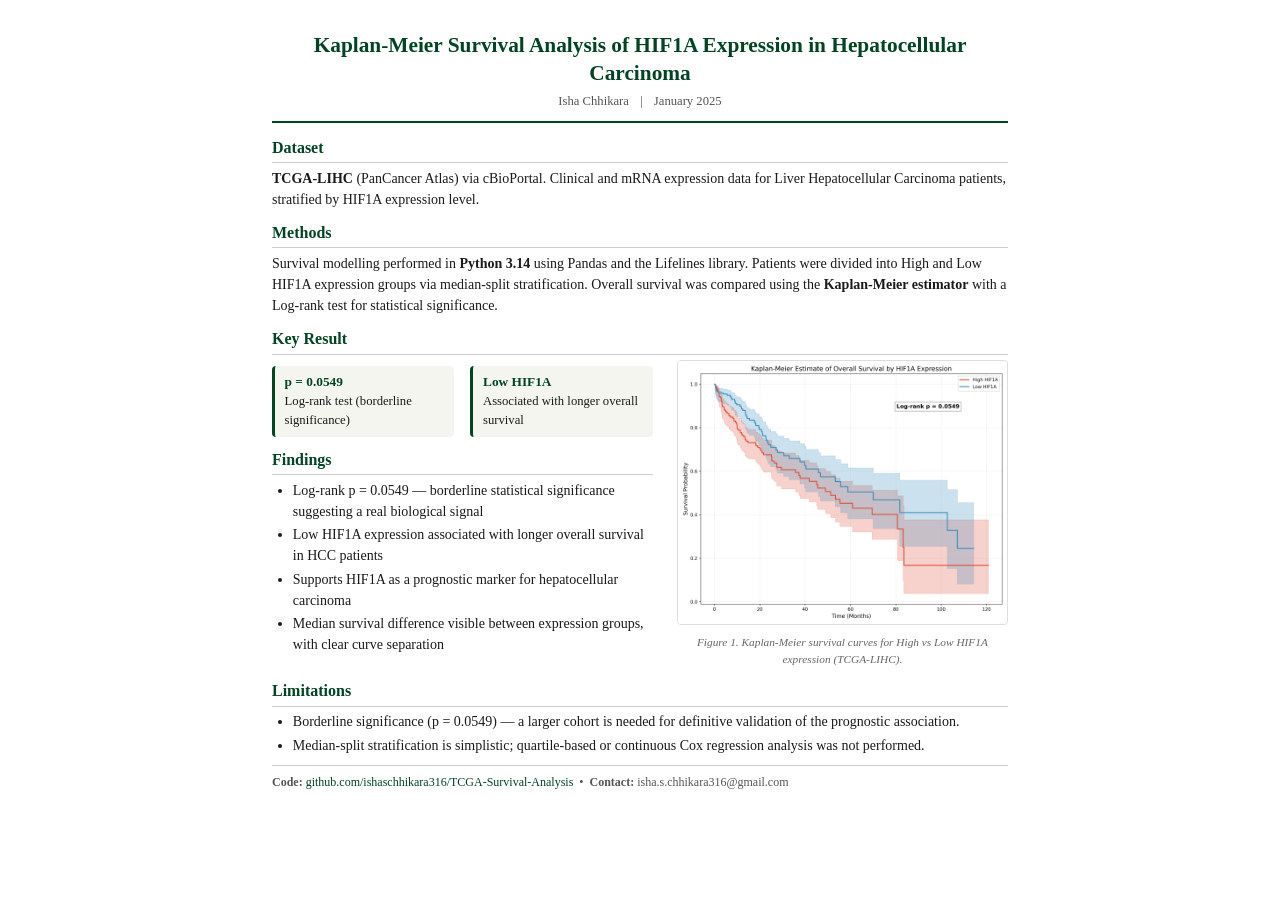
<file: pdfs/survival-analysis.html>
<!DOCTYPE html>
<html lang="en">
<head>
    <meta charset="UTF-8">
    <meta name="viewport" content="width=device-width, initial-scale=1.0">
    <title>Kaplan-Meier Survival Analysis — Isha Chhikara</title>
    <link rel="stylesheet" href="print.css">
</head>
<body>

<div class="header">
    <h1>Kaplan-Meier Survival Analysis of HIF1A Expression in Hepatocellular Carcinoma</h1>
    <div class="meta">
        <span>Isha Chhikara</span> |
        <span>January 2025</span>
    </div>
</div>

<h2>Dataset</h2>
<p><strong>TCGA-LIHC</strong> (PanCancer Atlas) via cBioPortal. Clinical and mRNA expression data for Liver Hepatocellular Carcinoma patients, stratified by HIF1A expression level.</p>

<h2>Methods</h2>
<p>Survival modelling performed in <strong>Python 3.14</strong> using Pandas and the Lifelines library. Patients were divided into High and Low HIF1A expression groups via median-split stratification. Overall survival was compared using the <strong>Kaplan-Meier estimator</strong> with a Log-rank test for statistical significance.</p>

<h2>Key Result</h2>
<div class="two-col">
    <div class="text">
        <div class="stats">
            <div class="stat-box">
                <strong>p = 0.0549</strong>
                Log-rank test (borderline significance)
            </div>
            <div class="stat-box">
                <strong>Low HIF1A</strong>
                Associated with longer overall survival
            </div>
        </div>
        <h2>Findings</h2>
        <ul>
            <li>Log-rank p = 0.0549 — borderline statistical significance suggesting a real biological signal</li>
            <li>Low HIF1A expression associated with longer overall survival in HCC patients</li>
            <li>Supports HIF1A as a prognostic marker for hepatocellular carcinoma</li>
            <li>Median survival difference visible between expression groups, with clear curve separation</li>
        </ul>
    </div>
    <div class="figure">
        <img src="../Image/HIF1A_Academic_Survival.png" alt="Kaplan-Meier survival curve for HIF1A expression in HCC">
        <div class="figure-caption">Figure 1. Kaplan-Meier survival curves for High vs Low HIF1A expression (TCGA-LIHC).</div>
    </div>
</div>

<h2>Limitations</h2>
<ul>
    <li>Borderline significance (p = 0.0549) — a larger cohort is needed for definitive validation of the prognostic association.</li>
    <li>Median-split stratification is simplistic; quartile-based or continuous Cox regression analysis was not performed.</li>
</ul>

<div class="footer-link">
    <strong>Code:</strong> <a href="https://github.com/ishaschhikara316/TCGA-Survival-Analysis">github.com/ishaschhikara316/TCGA-Survival-Analysis</a>
    &nbsp;&bull;&nbsp;
    <strong>Contact:</strong> isha.s.chhikara316@gmail.com
</div>

</body>
</html>
</file>
<file: styles.css>
/* ===== CSS DESIGN SYSTEM ===== */

/* Color Variables */
:root {
    /* Primary Colors */
    --dark-royal-green: #014421;
    --deep-blood-red: #660000;
    --dark-blood-red: #8B0000;
    --maroon: #800000;
    --subtle-gold: #C9A441;

    /* Text Colors */
    --ivory: #F5F5DC;
    --light-beige: #F8F5F0;
    --dark-text: #2C2C2C;

    /* Gradients */
    --hero-gradient: linear-gradient(135deg, var(--dark-royal-green) 0%, #012814 100%);
    --card-gradient: linear-gradient(145deg, rgba(193, 164, 65, 0.1) 0%, rgba(102, 0, 0, 0.1) 100%);

    /* Shadows and Glows */
    --gold-glow: 0 0 20px rgba(201, 164, 65, 0.4);
    --red-glow: 0 0 20px rgba(139, 0, 0, 0.6);
    --card-shadow: 0 8px 32px rgba(0, 0, 0, 0.3);
    --soft-shadow: 0 4px 16px rgba(0, 0, 0, 0.1);

    /* Typography */
    --heading-font: 'Playfair Display', serif;
    --body-font: 'Inter', sans-serif;

    /* Transitions */
    --smooth-transition: all 0.3s cubic-bezier(0.4, 0, 0.2, 1);
    --glow-transition: box-shadow 0.3s ease, transform 0.3s ease;

    /* Spacing */
    --section-padding: 80px 0;
    --container-padding: 0 20px;
    --border-radius: 12px;
}

/* Reset and Base Styles */
* {
    margin: 0;
    padding: 0;
    box-sizing: border-box;
}

body {
    font-family: var(--body-font);
    color: var(--ivory);
    line-height: 1.6;
    overflow-x: hidden;
}

html {
    scroll-behavior: smooth;
}

.container {
    max-width: 1200px;
    margin: 0 auto;
    padding: var(--container-padding);
}

/* Typography System */
h1, h2, h3, h4, h5, h6 {
    font-family: var(--heading-font);
    color: var(--subtle-gold);
    font-weight: 600;
    line-height: 1.2;
}

h1 { font-size: clamp(2.5rem, 5vw, 4rem); }
h2 { font-size: clamp(2rem, 4vw, 3rem); }
h3 { font-size: clamp(1.5rem, 3vw, 2rem); }
h4 { font-size: clamp(1.25rem, 2.5vw, 1.5rem); }

p {
    font-size: 1.1rem;
    margin-bottom: 1rem;
    color: var(--ivory);
}

/* Section Styling */
.section-title {
    text-align: center;
    margin-bottom: 1rem;
    color: var(--subtle-gold);
}

.section-divider {
    width: 80px;
    height: 3px;
    background: linear-gradient(90deg, var(--subtle-gold) 0%, var(--deep-blood-red) 100%);
    margin: 0 auto 3rem;
    border-radius: 2px;
    box-shadow: var(--gold-glow);
}

.coming-soon {
    font-size: 1.2rem;
    color: var(--ivory);
    font-style: italic;
    text-align: center;
    padding: 3rem 1rem;
    background: rgba(255, 255, 255, 0.05);
    border-radius: var(--border-radius);
    border: 1px dashed var(--subtle-gold);
}

/* CV Modal Specifics */
.cv-modal-content {
    position: fixed !important;
    top: 50% !important;
    left: 50% !important;
    transform: translate(-50%, -50%) !important;
    width: 95vw !important;
    height: 95vh !important;
    max-width: 1200px !important;
    margin: 0 !important;
    padding: 40px 0 0 0 !important;
    display: flex !important;
    flex-direction: column !important;
    background: #1a1a1a !important; /* Changed from var(--dark-royal-green) */
    border: 1px solid var(--subtle-gold) !important;
    box-shadow: 0 0 50px rgba(0,0,0,0.8) !important;
    border-radius: 8px !important;
    overflow: hidden !important;
}

.modal.show .cv-modal-content {
    transform: translate(-50%, -50%) !important;
}

.cv-container {
    flex: 1;
    width: 100%;
    height: 100%;
    background: #1a1a1a; /* Changed to match modal background */
    position: relative;
    overflow-y: auto; /* Allow vertical scrolling */
    display: flex;
    justify-content: center; /* Center image horizontally */
    align-items: flex-start;
}

.cv-image {
    width: 100%;
    max-width: 1000px; /* Prevent it from getting too wide on huge screens */
    height: auto;
    display: block;
    margin: 0 auto;
    box-shadow: 0 0 20px rgba(0,0,0,0.5);
}

.cv-modal-actions {
    position: absolute;
    top: 5px;
    left: 15px;
    z-index: 1002;
}

.btn-cv-download {
    padding: 8px 18px;
    font-size: 0.85rem;
}

.close-cv {
    position: absolute;
    top: 0;
    right: 15px;
    height: 40px;
    line-height: 40px;
    color: var(--subtle-gold);
    font-size: 2rem;
    z-index: 1002;
    opacity: 0.8;
    transition: opacity 0.3s;
}

.close-cv:hover {
    opacity: 1;
    color: #fff;
}


/* Button System */
.btn {
    display: inline-block;
    padding: 12px 30px;
    border-radius: 25px;
    text-decoration: none;
    font-weight: 500;
    font-size: 1rem;
    text-align: center;
    cursor: pointer;
    border: 2px solid;
    transition: var(--smooth-transition);
    position: relative;
    overflow: hidden;
}

.btn-primary {
    color: var(--subtle-gold);
    border-color: var(--subtle-gold);
    background: transparent;
}

.btn-primary:hover {
    background: var(--deep-blood-red);
    color: var(--subtle-gold);
    box-shadow: var(--red-glow);
    transform: translateY(-2px);
}

.btn-secondary {
    background: var(--deep-blood-red);
    color: var(--subtle-gold);
    border-color: var(--deep-blood-red);
}

.btn-secondary:hover {
    background: var(--subtle-gold);
    color: var(--deep-blood-red);
    border-color: var(--subtle-gold);
    box-shadow: var(--gold-glow);
    transform: translateY(-2px);
}

.btn-submit {
    background: var(--deep-blood-red);
    color: var(--subtle-gold);
    border-color: var(--deep-blood-red);
    width: 100%;
}

.btn-submit:hover {
    background: var(--subtle-gold);
    color: var(--deep-blood-red);
    border-color: var(--subtle-gold);
    box-shadow: var(--gold-glow);
}

/* Navigation */
.navbar {
    position: fixed;
    top: 0;
    width: 100%;
    background: rgba(1, 68, 33, 0.95);
    backdrop-filter: blur(10px);
    border-bottom: 1px solid rgba(201, 164, 65, 0.2);
    z-index: 1000;
    transition: var(--smooth-transition);
}

.nav-container {
    max-width: 1200px;
    margin: 0 auto;
    padding: 0 20px;
    display: flex;
    justify-content: space-between;
    align-items: center;
    height: 70px;
}

.logo-text {
    font-family: var(--heading-font);
    font-size: 1.8rem;
    color: var(--subtle-gold);
    font-weight: 600;
}

.logo-img {
    height: 65px;
    width: auto;
}

.nav-menu {
    display: flex;
    list-style: none;
    gap: 2rem;
}

.nav-link {
    color: var(--ivory);
    text-decoration: none;
    font-weight: 500;
    transition: var(--smooth-transition);
    position: relative;
}

.nav-link:hover {
    color: var(--subtle-gold);
}

.nav-link::after {
    content: '';
    position: absolute;
    bottom: -5px;
    left: 0;
    width: 0;
    height: 2px;
    background: var(--subtle-gold);
    transition: width 0.3s ease;
}

.nav-link:hover::after {
    width: 100%;
}

.hamburger {
    display: none;
    flex-direction: column;
    cursor: pointer;
}

.bar {
    width: 25px;
    height: 3px;
    background: var(--subtle-gold);
    margin: 3px 0;
    transition: 0.3s;
}

/* Hero Section */
.hero {
    background: var(--hero-gradient);
    min-height: 100vh;
    display: flex;
    align-items: center;
    position: relative;
    padding-top: 70px;
}

.hero-container {
    max-width: 1200px;
    margin: 0 auto;
    padding: var(--container-padding);
    width: 100%;
}

.hero-content {
    display: grid;
    grid-template-columns: 1fr 1.5fr;
    gap: 4rem;
    align-items: center;
}

.hero-image {
    position: relative;
    display: flex;
    justify-content: center;
}

.profile-photo {
    width: 300px;
    height: 300px;
    border-radius: 50%;
    object-fit: cover;
    border: 3px solid var(--subtle-gold);
    box-shadow:
        0 0 20px rgba(139, 0, 0, 0.6),
        0 0 40px rgba(139, 0, 0, 0.4),
        inset 0 0 15px rgba(139, 0, 0, 0.1),
        var(--card-shadow);
    transition: var(--glow-transition);
    position: relative;
    z-index: 2;
}

.profile-photo:hover {
    box-shadow:
        0 0 25px rgba(139, 0, 0, 0.8),
        0 0 50px rgba(139, 0, 0, 0.6),
        0 0 75px rgba(139, 0, 0, 0.3),
        inset 0 0 20px rgba(139, 0, 0, 0.2),
        var(--card-shadow);
    transform: scale(1.05);
    border-color: var(--deep-blood-red);
}

/* Light/dark mode profile photo swap */
.profile-photo.profile-photo-dark,
.about-photo.about-photo-dark {
    display: none !important;
}

body.dark-mode .profile-photo.profile-photo-light,
body.dark-mode .about-photo.about-photo-light {
    display: none !important;
}

body.dark-mode .profile-photo.profile-photo-dark,
body.dark-mode .about-photo.about-photo-dark {
    display: block !important;
}

.image-glow {
    position: absolute;
    top: 50%;
    left: 50%;
    transform: translate(-50%, -50%);
    width: 330px;
    height: 330px;
    border-radius: 50%;
    background: radial-gradient(circle at center, rgba(139, 0, 0, 0.4) 0%, rgba(139, 0, 0, 0.2) 40%, transparent 70%);
    pointer-events: none;
    animation: pulse 3s ease-in-out infinite;
    z-index: 1;
}

@keyframes pulse {
    0%, 100% {
        opacity: 0.7;
        transform: translate(-50%, -50%) scale(1);
    }
    50% {
        opacity: 1;
        transform: translate(-50%, -50%) scale(1.08);
    }
}

.hero-text {
    text-align: left;
}

.hero-name {
    color: var(--subtle-gold);
    margin-bottom: 1rem;
    text-shadow: 2px 2px 4px rgba(0, 0, 0, 0.3);
}

.hero-subtitle {
    font-size: 1.3rem;
    color: var(--ivory);
    margin-bottom: 1.5rem;
    font-weight: 400;
}

.hero-description {
    font-size: 1.1rem;
    color: rgba(245, 245, 220, 0.9);
    margin-bottom: 2.5rem;
    line-height: 1.7;
}

.hero-buttons {
    display: flex;
    gap: 1.5rem;
    flex-wrap: wrap;
}

.scroll-indicator {
    position: absolute;
    bottom: 30px;
    left: 50%;
    transform: translateX(-50%);
    animation: bounce 2s infinite;
}

.scroll-arrow {
    width: 20px;
    height: 20px;
    border-right: 2px solid var(--subtle-gold);
    border-bottom: 2px solid var(--subtle-gold);
    transform: rotate(45deg);
}

@keyframes bounce {
    0%, 20%, 50%, 80%, 100% { transform: translateX(-50%) translateY(0); }
    40% { transform: translateX(-50%) translateY(-10px); }
    60% { transform: translateX(-50%) translateY(-5px); }
}

/* About Section */
.about {
    background: var(--light-beige);
    padding: var(--section-padding);
    color: var(--dark-text);
}

.about .section-title {
    color: var(--dark-royal-green);
}

.about-content {
    display: grid;
    grid-template-columns: 1fr 2fr;
    gap: 4rem;
    align-items: start;
}

.about-image {
    position: relative;
    text-align: center;
}

.about-photo {
    width: 250px;
    height: 250px;
    border-radius: var(--border-radius);
    object-fit: cover;
    border: 2px solid var(--subtle-gold);
    box-shadow: var(--soft-shadow);
    position: relative;
    transform: none !important;
}

.botanical-motif {
    position: absolute;
    top: -20px;
    right: -20px;
    width: 60px;
    height: 60px;
    color: var(--subtle-gold);
    opacity: 0.7;
}

.botanical-svg {
    width: 100%;
    height: 100%;
}

.about-text {
    color: var(--dark-text);
}

.about-subtitle {
    color: var(--dark-royal-green);
    margin-bottom: 1.5rem;
}

.about-text p {
    color: var(--dark-text);
    margin-bottom: 1.5rem;
}

.skills {
    margin-top: 2rem;
}

.skills h4 {
    color: var(--dark-royal-green);
    margin-bottom: 1rem;
}

.skill-tags {
    display: flex;
    flex-wrap: wrap;
    gap: 0.5rem;
}

.skill-tag {
    background: var(--dark-royal-green);
    color: var(--ivory);
    padding: 0.5rem 1rem;
    border-radius: 20px;
    font-size: 0.9rem;
    font-weight: 500;
    transition: var(--smooth-transition);
}

.skill-tag:hover {
    background: var(--subtle-gold);
    color: var(--dark-royal-green);
    transform: translateY(-2px);
    box-shadow: var(--soft-shadow);
}

/* Research Vision Section */
.research-vision {
    background: #01351a;
    padding: var(--section-padding);
}

.research-content {
    max-width: 800px;
    margin: 0 auto;
}

.research-content p {
    color: var(--ivory);
    font-size: 1.05rem;
    line-height: 1.8;
    margin-bottom: 1.5rem;
}

.research-content p:last-child {
    margin-bottom: 0;
}

/* Portfolio Section */
.portfolio {
    background: var(--dark-royal-green);
    padding: var(--section-padding);
}

.portfolio-grid {
    display: grid;
    grid-template-columns: repeat(auto-fill, minmax(300px, 1fr));
    gap: 1.5rem;
    margin-top: 3rem;
}

.portfolio-card {
    background: rgba(201, 164, 65, 0.1);
    border: 2px solid var(--subtle-gold);
    border-radius: var(--border-radius);
    padding: 1.5rem;
    transition: var(--glow-transition);
    position: relative;
    overflow: hidden;
    cursor: pointer;
    display: flex;
    flex-direction: column;
}

.portfolio-card::before {
    content: '';
    position: absolute;
    top: 0;
    left: 0;
    right: 0;
    bottom: 0;
    background: var(--card-gradient);
    opacity: 0;
    transition: opacity 0.3s ease;
    pointer-events: none;
}

.portfolio-card:hover::before {
    opacity: 1;
}

.portfolio-card:hover {
    transform: translateY(-5px);
    box-shadow: var(--red-glow), var(--card-shadow);
    border-color: var(--deep-blood-red);
}

.card-image {
    text-align: center;
    margin-bottom: 1rem;
}

.card-icon {
    font-size: 2.2rem;
    color: var(--subtle-gold);
    transition: var(--smooth-transition);
}

.portfolio-card:hover .card-icon {
    color: var(--deep-blood-red);
    transform: scale(1.1);
}

.card-content {
    position: relative;
    z-index: 1;
    flex-grow: 1;
    display: flex;
    flex-direction: column;
}

.card-title {
    color: var(--subtle-gold);
    margin-bottom: 0.75rem;
    transition: var(--smooth-transition);
    font-size: 1.25rem;
    line-height: 1.4;
}

.portfolio-card:hover .card-title {
    color: var(--ivory);
}

.card-description {
    color: var(--ivory);
    margin-bottom: 1.25rem;
    line-height: 1.5;
    font-size: 0.95rem;
    flex-grow: 1;
}

.card-tags {
    display: flex;
    flex-wrap: wrap;
    gap: 0.4rem;
    margin-top: auto;
}

.tag {
    background: rgba(139, 0, 0, 0.2);
    color: var(--ivory);
    padding: 0.2rem 0.6rem;
    border-radius: 12px;
    font-size: 0.75rem;
    border: 1px solid var(--deep-blood-red);
    transition: var(--smooth-transition);
}

.portfolio-card:hover .tag {
    background: var(--deep-blood-red);
    color: var(--subtle-gold);
}

/* Publications Section */
.publications {
    background: var(--light-beige);
    padding: var(--section-padding);
    color: var(--dark-text);
}

.publications .section-title {
    color: var(--dark-royal-green);
}

.publications-grid {
    display: grid;
    grid-template-columns: repeat(auto-fill, minmax(400px, 1fr));
    gap: 2rem;
    margin-top: 3rem;
}

.publication-card {
    background: #fff;
    border-radius: var(--border-radius);
    padding: 2rem;
    border-left: 4px solid var(--subtle-gold);
    box-shadow: var(--soft-shadow);
    cursor: pointer;
    transition: var(--glow-transition);
    position: relative;
}

.publication-card:hover {
    transform: translateY(-4px);
    box-shadow: 0 12px 40px rgba(0, 0, 0, 0.15);
}

.pub-status {
    display: inline-block;
    padding: 0.25rem 0.75rem;
    border-radius: 12px;
    font-size: 0.75rem;
    font-weight: 600;
    text-transform: uppercase;
    letter-spacing: 0.5px;
    margin-bottom: 1rem;
}

.status-prep {
    background: rgba(201, 164, 65, 0.15);
    color: #8B6914;
    border: 1px solid rgba(201, 164, 65, 0.4);
}

.status-submitted {
    background: rgba(59, 130, 246, 0.1);
    color: #2563EB;
    border: 1px solid rgba(59, 130, 246, 0.3);
}

.status-published {
    background: rgba(34, 197, 94, 0.1);
    color: #16A34A;
    border: 1px solid rgba(34, 197, 94, 0.3);
}

.pub-title {
    color: var(--dark-royal-green);
    font-size: 1.2rem;
    line-height: 1.4;
    margin-bottom: 0.5rem;
}

.pub-authors {
    color: #666;
    font-size: 0.95rem;
    font-style: italic;
    margin-bottom: 0.75rem;
}

.pub-metric {
    color: var(--dark-text);
    font-size: 0.9rem;
    margin-bottom: 1.25rem;
    display: flex;
    align-items: center;
    gap: 0.5rem;
}

.pub-metric i {
    color: var(--subtle-gold);
}

.pub-actions {
    display: flex;
    gap: 0.75rem;
    flex-wrap: wrap;
}

.pub-btn {
    display: inline-flex;
    align-items: center;
    gap: 0.4rem;
    padding: 0.4rem 1rem;
    border-radius: 20px;
    font-size: 0.85rem;
    font-weight: 500;
    text-decoration: none;
    transition: var(--smooth-transition);
    cursor: pointer;
    background: var(--dark-royal-green);
    color: var(--ivory);
    border: 1px solid var(--dark-royal-green);
}

.pub-btn:hover {
    background: var(--deep-blood-red);
    border-color: var(--deep-blood-red);
    color: #fff;
}

.pub-btn-abstract {
    background: transparent;
    color: var(--dark-royal-green);
    border: 1px solid var(--dark-royal-green);
}

.pub-btn-abstract:hover {
    background: var(--dark-royal-green);
    color: var(--ivory);
}

@media (max-width: 768px) {
    .publications-grid {
        grid-template-columns: 1fr;
    }
}

/* Blog Section */
.blog {
    background: var(--maroon);
    padding: var(--section-padding);
}

.blog-content {
    display: grid;
    grid-template-columns: 2fr 1fr;
    gap: 3rem;
    margin-top: 3rem;
}

.blog-grid-full {
    display: grid;
    grid-template-columns: repeat(auto-fill, minmax(300px, 1fr));
    gap: 1.5rem;
    margin-top: 3rem;
}

.blog-grid-featured {
    display: grid;
    grid-template-columns: repeat(auto-fill, minmax(300px, 1fr));
    gap: 1.5rem;
    margin-top: 3rem;
}

.blog-grid-compact {
    display: grid;
    grid-template-columns: repeat(auto-fill, minmax(400px, 1fr));
    gap: 1rem;
}

.blog-card-compact {
    display: flex;
    align-items: center;
    gap: 1.25rem;
    padding: 1.25rem 1.5rem;
}

.blog-card-compact .blog-excerpt {
    margin-bottom: 0;
    font-size: 0.9rem;
    line-height: 1.4;
}

.blog-card-compact .blog-title {
    font-size: 1rem;
    margin-bottom: 0.35rem;
}

.blog-card-compact .blog-read-more {
    white-space: nowrap;
    padding: 0.35rem 0.75rem;
    font-size: 0.85rem;
}

.blog-compact-icon {
    font-size: 1.5rem;
    color: var(--subtle-gold);
    flex-shrink: 0;
}

.blog-compact-content {
    flex: 1;
    min-width: 0;
}

@media (max-width: 768px) {
    .blog-grid-compact {
        grid-template-columns: 1fr;
    }
    .blog-card-compact {
        flex-wrap: wrap;
    }
}

.blog-grid {
    display: grid;
    gap: 2rem;
}

.blog-card {
    background: rgba(245, 245, 220, 0.1);
    border-radius: var(--border-radius);
    padding: 2rem;
    border: 1px solid rgba(201, 164, 65, 0.3);
    transition: var(--glow-transition);
    cursor: pointer;
}

.blog-card:hover {
    transform: translateY(-5px);
    box-shadow: var(--gold-glow), var(--card-shadow);
    background: rgba(245, 245, 220, 0.15);
}

.blog-image {
    text-align: center;
    margin-bottom: 1.5rem;
}

.blog-icon {
    font-size: 2.5rem;
    color: var(--subtle-gold);
    transition: var(--smooth-transition);
}

.blog-card:hover .blog-icon {
    transform: scale(1.1);
    color: var(--ivory);
}

.blog-meta {
    display: flex;
    gap: 1rem;
    margin-bottom: 1rem;
    font-size: 0.9rem;
}

.blog-date {
    color: rgba(245, 245, 220, 0.7);
}

.blog-category {
    color: var(--subtle-gold);
    font-weight: 500;
}

.blog-title {
    color: var(--subtle-gold);
    margin-bottom: 1rem;
    transition: var(--smooth-transition);
}

.blog-card:hover .blog-title {
    color: var(--ivory);
}

.blog-excerpt {
    color: var(--ivory);
    margin-bottom: 1.5rem;
    line-height: 1.6;
}

.blog-reading-time {
    color: rgba(245, 245, 220, 0.6);
    font-size: 0.85rem;
    display: inline-flex;
    align-items: center;
    gap: 0.3rem;
}

.blog-reading-time i {
    font-size: 0.75rem;
}

.modal-reading-time {
    color: var(--deep-blood-red);
    font-size: 0.95rem;
    font-weight: 500;
    margin-bottom: 20px;
    display: flex;
    align-items: center;
    gap: 0.4rem;
}

.modal-reading-time i {
    font-size: 0.85rem;
}

.blog-read-more {
    color: var(--subtle-gold);
    text-decoration: none;
    font-weight: 500;
    border: 1px solid var(--subtle-gold);
    padding: 0.5rem 1rem;
    border-radius: 20px;
    transition: var(--smooth-transition);
    display: inline-block;
}

.blog-read-more:hover {
    background: var(--deep-blood-red);
    border-color: var(--deep-blood-red);
    color: var(--subtle-gold);
}

/* Blog Sidebar */
.blog-sidebar {
    background: rgba(245, 245, 220, 0.1);
    border-radius: var(--border-radius);
    padding: 2rem;
    height: fit-content;
    border: 1px solid rgba(201, 164, 65, 0.3);
}

.sidebar-widget {
    margin-bottom: 2rem;
}

.sidebar-widget:last-child {
    margin-bottom: 0;
}

.widget-title {
    color: var(--subtle-gold);
    margin-bottom: 1rem;
    font-size: 1.2rem;
}

.widget-divider {
    width: 40px;
    height: 2px;
    background: var(--subtle-gold);
    margin-bottom: 1.5rem;
}

.category-list {
    list-style: none;
}

.category-list li {
    margin-bottom: 0.5rem;
}

.category-list a {
    color: var(--ivory);
    text-decoration: none;
    transition: var(--smooth-transition);
    display: flex;
    justify-content: space-between;
    padding: 0.5rem 0;
}

.category-list a:hover {
    color: var(--subtle-gold);
    padding-left: 0.5rem;
}

.category-list span {
    color: rgba(245, 245, 220, 0.6);
}

.recent-posts {
    display: flex;
    flex-direction: column;
    gap: 1rem;
}

.recent-post h5 a {
    color: var(--ivory);
    text-decoration: none;
    transition: var(--smooth-transition);
}

.recent-post h5 a:hover {
    color: var(--subtle-gold);
}

.recent-date {
    color: rgba(245, 245, 220, 0.6);
    font-size: 0.85rem;
}

/* Contact Section */
.contact {
    background: var(--dark-royal-green);
    padding: var(--section-padding);
}

.contact-content {
    display: grid;
    grid-template-columns: 1fr 1fr;
    gap: 4rem;
    margin-top: 3rem;
}

.contact-info h3 {
    color: var(--subtle-gold);
    margin-bottom: 1rem;
}

.contact-info p {
    margin-bottom: 2rem;
    line-height: 1.7;
}

.contact-details {
    margin-bottom: 2rem;
}

.contact-item {
    display: flex;
    align-items: center;
    gap: 1rem;
    margin-bottom: 1.5rem;
}

.contact-icon {
    font-size: 1.5rem;
    color: var(--subtle-gold);
    width: 30px;
    transition: var(--smooth-transition);
}

.contact-item:hover .contact-icon {
    color: var(--deep-blood-red);
    transform: scale(1.1);
}

.contact-item h4 {
    color: var(--subtle-gold);
    margin-bottom: 0.25rem;
    font-size: 1rem;
}

.contact-item p {
    color: var(--ivory);
    margin: 0;
}

.social-links {
    display: flex;
    gap: 1rem;
    margin-top: 2rem;
}

.social-link {
    display: flex;
    align-items: center;
    justify-content: center;
    width: 50px;
    height: 50px;
    background: rgba(201, 164, 65, 0.1);
    color: var(--subtle-gold);
    border: 2px solid var(--subtle-gold);
    border-radius: 50%;
    text-decoration: none;
    transition: var(--glow-transition);
    font-size: 1.2rem;
}

.social-link:hover {
    background: var(--deep-blood-red);
    border-color: var(--deep-blood-red);
    color: var(--ivory);
    box-shadow: var(--red-glow);
    transform: translateY(-3px);
}

/* Contact Form */
.contact-form {
    background: rgba(245, 245, 220, 0.05);
    padding: 2rem;
    border-radius: var(--border-radius);
    border: 1px solid rgba(201, 164, 65, 0.3);
}

.form-group {
    margin-bottom: 1.5rem;
}

.form-group label {
    display: block;
    color: var(--subtle-gold);
    margin-bottom: 0.5rem;
    font-weight: 500;
}

.form-group input,
.form-group textarea {
    width: 100%;
    padding: 12px 16px;
    background: var(--ivory);
    border: 2px solid var(--subtle-gold);
    border-radius: 8px;
    color: var(--dark-text);
    font-family: var(--body-font);
    font-size: 1rem;
    transition: var(--smooth-transition);
}

.form-group input:focus,
.form-group textarea:focus {
    outline: none;
    border-color: var(--deep-blood-red);
    box-shadow: 0 0 0 3px rgba(139, 0, 0, 0.1);
}

.form-group textarea {
    resize: vertical;
    min-height: 120px;
}

/* Footer */
.footer {
    background: #001a0a;
    padding: 2rem 0;
    border-top: 1px solid rgba(201, 164, 65, 0.2);
}

.footer-divider {
    width: 100%;
    height: 1px;
    background: linear-gradient(90deg, transparent 0%, var(--subtle-gold) 50%, transparent 100%);
    margin-bottom: 2rem;
}

.footer-content {
    display: flex;
    justify-content: space-between;
    align-items: center;
    flex-wrap: wrap;
    gap: 1rem;
}

.footer-text p {
    color: var(--ivory);
    margin: 0;
    font-size: 0.9rem;
}

.footer-links {
    display: flex;
    gap: 2rem;
    flex-wrap: wrap;
}

.footer-links a {
    color: var(--subtle-gold);
    text-decoration: none;
    font-size: 0.9rem;
    transition: var(--smooth-transition);
}

.footer-links a:hover {
    color: var(--deep-blood-red);
}

/* Responsive Design */
@media (max-width: 1024px) {
    .hero-content {
        grid-template-columns: 1fr;
        text-align: center;
        gap: 3rem;
    }

    .about-content {
        grid-template-columns: 1fr;
        gap: 3rem;
        text-align: center;
    }

    .contact-content {
        grid-template-columns: 1fr;
        gap: 3rem;
    }

    .blog-content {
        grid-template-columns: 1fr;
        gap: 2rem;
    }
}

@media (max-width: 768px) {
    .nav-menu {
        position: fixed;
        left: -100%;
        top: 70px;
        flex-direction: column;
        background-color: rgba(1, 68, 33, 0.98);
        width: 100%;
        text-align: center;
        transition: 0.3s;
        padding: 2rem 0;
        backdrop-filter: blur(10px);
    }

    .nav-menu.active {
        left: 0;
    }

    .hamburger {
        display: flex;
    }

    .hamburger.active .bar:nth-child(2) {
        opacity: 0;
    }

    .hamburger.active .bar:nth-child(1) {
        transform: translateY(8px) rotate(45deg);
    }

    .hamburger.active .bar:nth-child(3) {
        transform: translateY(-8px) rotate(-45deg);
    }

    .portfolio-grid {
        grid-template-columns: 1fr;
    }

    .hero-buttons {
        justify-content: center;
    }

    .footer-content {
        text-align: center;
        flex-direction: column;
    }

    .profile-photo {
        width: 250px;
        height: 250px;
    }

    .image-glow {
        width: 270px;
        height: 270px;
    }
}

@media (max-width: 480px) {
    :root {
        --section-padding: 60px 0;
        --container-padding: 0 15px;
    }

    .hero {
        padding-top: 70px;
        text-align: center;
    }

    .hero-buttons {
        flex-direction: column;
        align-items: center;
    }

    .btn {
        width: 100%;
        max-width: 250px;
    }

    .skill-tags {
        justify-content: center;
    }

    .social-links {
        justify-content: center;
    }

    .profile-photo {
        width: 200px;
        height: 200px;
    }

    .image-glow {
        width: 220px;
        height: 220px;
    }
}

/* Accessibility */
@media (prefers-reduced-motion: reduce) {
    * {
        animation-duration: 0.01ms !important;
        animation-iteration-count: 1 !important;
        transition-duration: 0.01ms !important;
    }

    .scroll-indicator {
        animation: none;
    }

    .image-glow {
        animation: none;
    }
}

/* Focus states for accessibility */
.btn:focus,
.nav-link:focus,
.social-link:focus,
input:focus,
textarea:focus {
    outline: 2px solid var(--subtle-gold);
    outline-offset: 2px;
}

/* High contrast mode support */
@media (prefers-contrast: high) {
    :root {
        --subtle-gold: #FFD700;
        --deep-blood-red: #FF0000;
        --ivory: #FFFFFF;
    }
}

/* Modal Styles */
.modal {
    display: none;
    position: fixed;
    z-index: 2000;
    left: 0;
    top: 0;
    width: 100%;
    height: 100%;
    overflow: auto;
    background-color: rgba(0, 0, 0, 0.8);
    backdrop-filter: blur(5px);
    opacity: 0;
    transition: opacity 0.3s ease;
}

.modal.show {
    display: block;
    opacity: 1;
}

.modal-content {
    background-color: var(--light-beige);
    margin: 5% auto;
    padding: 0;
    border: 2px solid var(--subtle-gold);
    border-radius: var(--border-radius);
    width: 90%;
    max-width: 900px;
    box-shadow: 0 0 50px rgba(0, 0, 0, 0.5);
    position: relative;
    transform: translateY(-50px);
    transition: transform 0.3s ease;
    color: var(--dark-text);
}

.modal.show .modal-content {
    transform: translateY(0);
}

.close-modal {
    color: var(--dark-royal-green);
    float: right;
    font-size: 28px;
    font-weight: bold;
    cursor: pointer;
    padding: 15px 20px;
    transition: color 0.3s ease;
    z-index: 10;
    position: absolute;
    right: 0;
    top: 0;
}

.close-modal:hover,
.close-modal:focus {
    color: var(--deep-blood-red);
    text-decoration: none;
    cursor: pointer;
}

#modal-body {
    padding: 40px;
    max-height: 80vh;
    overflow-y: auto;
}

.modal-header-image {
    width: 100%;
    height: auto;
    object-fit: contain;
    border-radius: var(--border-radius) var(--border-radius) 0 0;
    margin-bottom: 30px;
    border-bottom: 3px solid var(--subtle-gold);
}

.modal-title {
    color: var(--dark-royal-green);
    margin-bottom: 20px;
    font-size: 2.5rem;
}

.modal-text,
.modal-text p,
.modal-text ul,
.modal-text li {
    font-size: 1.1rem;
    line-height: 1.8;
    color: var(--dark-text);
    margin-bottom: 20px;
}

.modal-text h3, .modal-text h4 {
    color: var(--deep-blood-red);
    margin-top: 30px;
    margin-bottom: 15px;
}

.modal-text ul {
    margin-bottom: 20px;
    padding-left: 20px;
}

.modal-text li {
    margin-bottom: 10px;
}

.modal-section-divider {
    height: 2px;
    background: var(--subtle-gold);
    margin: 30px 0;
    opacity: 0.5;
}

/* Scrollbar for modal */
#modal-body::-webkit-scrollbar {
    width: 8px;
}

#modal-body::-webkit-scrollbar-track {
    background: rgba(0, 0, 0, 0.1);
}

#modal-body::-webkit-scrollbar-thumb {
    background: var(--dark-royal-green);
    border-radius: 4px;
}

#modal-body::-webkit-scrollbar-thumb:hover {
    background: var(--deep-blood-red);
}

@media (max-width: 768px) {
    .modal-content {
        margin: 10% auto;
        width: 95%;
    }

    .modal-title {
        font-size: 1.8rem;
    }

    #modal-body {
        padding: 20px;
    }
}

/* ===== THEME TOGGLE BUTTON (Anglerfish) ===== */
.theme-toggle {
    width: 40px;
    height: 40px;
    border-radius: 50%;
    border: 2px solid var(--subtle-gold);
    background: transparent;
    color: var(--subtle-gold);
    cursor: pointer;
    transition: var(--smooth-transition);
    display: flex;
    align-items: center;
    justify-content: center;
    margin-left: 1rem;
    flex-shrink: 0;
}

.anglerfish-icon {
    transition: var(--smooth-transition);
}

.anglerfish-icon {
    overflow: visible;
}

.theme-toggle .esca {
    fill: currentColor;
    opacity: 0.45;
    transition: opacity 0.4s ease, filter 0.4s ease, fill 0.4s ease;
}

.theme-toggle:hover {
    transform: scale(1.1);
    box-shadow: 0 0 12px rgba(139, 0, 0, 0.5);
    border-color: var(--deep-blood-red);
    color: var(--deep-blood-red);
}

body.dark-mode .theme-toggle {
    border-color: #00d4ff;
    color: #00d4ff;
}

body.dark-mode .theme-toggle .esca {
    opacity: 1;
    fill: #00ffcc;
    filter: drop-shadow(0 0 4px #00ffcc) drop-shadow(0 0 8px #00d4ff);
    animation: esca-glow 2s ease-in-out infinite;
}

body.dark-mode .theme-toggle:hover {
    box-shadow: 0 0 12px rgba(0, 212, 255, 0.5);
    border-color: #00d4ff;
    color: #fff;
}

body.dark-mode .theme-toggle:hover .esca {
    filter: drop-shadow(0 0 6px #00ffcc) drop-shadow(0 0 12px #00d4ff) drop-shadow(0 0 18px #00ffcc);
}

@keyframes esca-glow {
    0%, 100% {
        fill: #00ffcc;
        filter: drop-shadow(0 0 4px #00ffcc) drop-shadow(0 0 8px #00d4ff);
    }
    50% {
        fill: #88ff88;
        filter: drop-shadow(0 0 6px #88ff88) drop-shadow(0 0 12px #00ffcc);
    }
}

@media (max-width: 768px) {
    .nav-container {
        position: relative;
    }
    .theme-toggle {
        order: 2;
        margin-left: auto;
        margin-right: 1rem;
    }
    .hamburger {
        order: 3;
    }
}

/* ===== JELLYFISH DECORATION ===== */
.jellyfish-decoration {
    position: absolute;
    pointer-events: none;
    z-index: 0;
    opacity: 0.07;
    mix-blend-mode: overlay;
    transition: opacity 0.8s ease, filter 0.8s ease;
    color: var(--subtle-gold);
}

.jellyfish-svg {
    width: 100%;
    height: 100%;
    overflow: visible;
}

.jellyfish-hero {
    right: 5%;
    top: 15%;
    width: 300px;
    height: 450px;
}

.jellyfish-research {
    left: 3%;
    top: 10%;
    width: 200px;
    height: 300px;
    transform: rotate(15deg);
}

.jellyfish-contact {
    right: 5%;
    bottom: 10%;
    width: 150px;
    height: 225px;
    transform: scaleX(-1);
}

/* Parent sections need relative positioning for organism decorations */
.hero, .research-vision, .contact, .about, .publications, .portfolio, .blog {
    position: relative;
    overflow: hidden;
}

/* Comb row animations */
.comb-row {
    animation: comb-shimmer 4s ease-in-out infinite;
    animation-delay: calc(var(--row) * 0.4s);
}

/* Jellyfish floating animation — slow vertical bob */
.jellyfish-decoration {
    animation: jellyfish-float 6s ease-in-out infinite;
}

.jelly-tentacle {
    animation: tentacle-trail 5s ease-in-out infinite;
    transform-origin: top center;
}

.jelly-tentacle:nth-child(2) {
    animation-duration: 6s;
    animation-delay: 0.8s;
}

.jelly-tentacle:nth-child(3) {
    animation-duration: 7s;
    animation-delay: 1.6s;
}

@keyframes jellyfish-float {
    0%, 100% { transform: translateY(0); }
    50% { transform: translateY(-8px); }
}

/* Override float for rotated/flipped jellyfish so transform composes */
.jellyfish-research {
    animation: jellyfish-float-rotated 6s ease-in-out infinite;
}

@keyframes jellyfish-float-rotated {
    0%, 100% { transform: rotate(15deg) translateY(0); }
    50% { transform: rotate(15deg) translateY(-8px); }
}

.jellyfish-contact {
    animation: jellyfish-float-flipped 6s ease-in-out infinite;
}

@keyframes jellyfish-float-flipped {
    0%, 100% { transform: scaleX(-1) translateY(0); }
    50% { transform: scaleX(-1) translateY(-8px); }
}

@keyframes comb-shimmer {
    0%, 100% { opacity: 0.4; }
    50% { opacity: 0.8; }
}

@keyframes comb-iridescence {
    0%   { stroke: #00ffff; }
    17%  { stroke: #00ff88; }
    33%  { stroke: #88ff00; }
    50%  { stroke: #ff00ff; }
    67%  { stroke: #8800ff; }
    83%  { stroke: #0088ff; }
    100% { stroke: #00ffff; }
}

@keyframes tentacle-trail {
    0%, 100% {
        transform: translateX(0) rotate(0deg) scaleY(1);
    }
    25% {
        transform: translateX(3px) rotate(1.5deg) scaleY(1.02);
    }
    50% {
        transform: translateX(-2px) rotate(-1deg) scaleY(0.97);
    }
    75% {
        transform: translateX(4px) rotate(2deg) scaleY(1.01);
    }
}

/* Dark mode jellyfish bloom — rainbow glow */
body.dark-mode .jellyfish-decoration {
    opacity: 0.5;
    mix-blend-mode: screen;
    color: #00ffff;
    animation: jellyfish-float 6s ease-in-out infinite, rainbow-glow 4s linear infinite;
}

body.dark-mode .jellyfish-research {
    animation: jellyfish-float-rotated 6s ease-in-out infinite, rainbow-glow 4s linear infinite;
}

body.dark-mode .jellyfish-contact {
    animation: jellyfish-float-flipped 6s ease-in-out infinite, rainbow-glow 4s linear infinite;
}

@keyframes rainbow-glow {
    0%   { filter: drop-shadow(0 0 8px #00ffff); }
    17%  { filter: drop-shadow(0 0 8px #00ff88); }
    33%  { filter: drop-shadow(0 0 8px #88ff00); }
    50%  { filter: drop-shadow(0 0 8px #ff00ff); }
    67%  { filter: drop-shadow(0 0 8px #8800ff); }
    83%  { filter: drop-shadow(0 0 8px #0088ff); }
    100% { filter: drop-shadow(0 0 8px #00ffff); }
}

body.dark-mode .comb-row {
    animation: comb-iridescence 4s linear infinite;
    animation-delay: calc(var(--row) * 0.4s);
}

body.dark-mode .jelly-tentacle {
    opacity: 0.6;
}

/* ===== ORGANISM DECORATIONS (DNA, Radiolarian, Phage, Diatom) ===== */
.organism-decoration {
    position: absolute;
    pointer-events: none;
    z-index: 0;
    opacity: 0.06;
    mix-blend-mode: overlay;
    transition: opacity 0.8s ease, filter 0.8s ease;
    color: var(--subtle-gold);
}

.organism-svg {
    width: 100%;
    height: 100%;
    overflow: visible;
}

/* DNA Helix — About section, right side */
.dna-about {
    right: 3%;
    top: 5%;
    width: 80px;
    height: 350px;
    animation: organism-drift 8s ease-in-out infinite;
}

/* Radiolarian — Publications section, left side */
.radiolarian-publications {
    left: 2%;
    top: 15%;
    width: 220px;
    height: 220px;
    animation: organism-spin 30s linear infinite;
}

/* Diatom — Portfolio section, right side */
.diatom-portfolio {
    right: 2%;
    bottom: 10%;
    width: 200px;
    height: 200px;
    animation: organism-spin-reverse 25s linear infinite;
}

/* Bacteriophage — Blog section, left side */
.phage-blog {
    left: 3%;
    bottom: 8%;
    width: 100px;
    height: 220px;
    animation: organism-drift 7s ease-in-out infinite;
}

@keyframes organism-drift {
    0%, 100% { transform: translateY(0); }
    50% { transform: translateY(-10px); }
}

@keyframes organism-spin {
    from { transform: rotate(0deg); }
    to { transform: rotate(360deg); }
}

@keyframes organism-spin-reverse {
    from { transform: rotate(0deg); }
    to { transform: rotate(-360deg); }
}

/* DNA helix twist animation */
.dna-backbone {
    stroke-dasharray: 8 4;
    animation: dna-twist 3s linear infinite;
}

.dna-base {
    animation: dna-pulse 4s ease-in-out infinite;
    animation-delay: calc(var(--base) * 0.3s);
}

@keyframes dna-twist {
    from { stroke-dashoffset: 0; }
    to { stroke-dashoffset: -24; }
}

@keyframes dna-pulse {
    0%, 100% { opacity: 0.3; }
    50% { opacity: 0.6; }
}

/* Radiolarian spine pulse */
.radio-spine {
    animation: spine-pulse 5s ease-in-out infinite;
    animation-delay: calc(var(--spine) * 0.35s);
}

@keyframes spine-pulse {
    0%, 100% { opacity: 0.3; transform-origin: center; }
    50% { opacity: 0.6; }
}

/* Phage fiber sway */
.phage-fiber {
    animation: fiber-sway 4s ease-in-out infinite;
    transform-origin: top center;
}

.phage-fiber:nth-child(odd) {
    animation-duration: 4.5s;
    animation-delay: 0.5s;
}

@keyframes fiber-sway {
    0%, 100% { transform: rotate(0deg); }
    50% { transform: rotate(2deg); }
}

/* Diatom pore shimmer */
.diatom-pore {
    animation: pore-shimmer 3s ease-in-out infinite;
}

.diatom-pore:nth-child(odd) {
    animation-delay: 1.5s;
}

@keyframes pore-shimmer {
    0%, 100% { opacity: 0.15; }
    50% { opacity: 0.4; }
}

/* ===== DARK MODE — Organism Glow ===== */
body.dark-mode .organism-decoration {
    opacity: 0.45;
    mix-blend-mode: screen;
}

/* DNA — electric blue helix glow */
body.dark-mode .dna-about {
    color: #00aaff;
    animation: organism-drift 8s ease-in-out infinite;
    filter: drop-shadow(0 0 6px #0088ff);
}

body.dark-mode .dna-backbone {
    animation: dna-twist 3s linear infinite, dna-color-shift 6s linear infinite;
}

@keyframes dna-color-shift {
    0%   { stroke: #00aaff; }
    33%  { stroke: #aa00ff; }
    66%  { stroke: #00ffaa; }
    100% { stroke: #00aaff; }
}

body.dark-mode .dna-base {
    animation: dna-pulse-dark 4s ease-in-out infinite;
    animation-delay: calc(var(--base) * 0.3s);
}

@keyframes dna-pulse-dark {
    0%, 100% { opacity: 0.4; stroke: #00aaff; }
    50% { opacity: 0.9; stroke: #ff00aa; }
}

body.dark-mode .dna-nucleotide {
    animation: nucleotide-glow 2s ease-in-out infinite alternate;
}

@keyframes nucleotide-glow {
    from { opacity: 0.4; fill: #00aaff; }
    to { opacity: 0.9; fill: #ff44aa; }
}

/* Radiolarian — golden/cyan pulsing geometric glow */
body.dark-mode .radiolarian-publications {
    color: #ffaa00;
    filter: drop-shadow(0 0 8px #ffaa00);
    animation: organism-spin 30s linear infinite, radiolarian-glow 4s ease-in-out infinite;
}

@keyframes radiolarian-glow {
    0%, 100% { filter: drop-shadow(0 0 6px #ffaa00); }
    50% { filter: drop-shadow(0 0 12px #00ffff); }
}

body.dark-mode .radio-spine {
    animation: spine-pulse 5s ease-in-out infinite, spine-color 6s linear infinite;
    animation-delay: calc(var(--spine) * 0.35s);
}

@keyframes spine-color {
    0%   { stroke: #ffaa00; }
    50%  { stroke: #00ffff; }
    100% { stroke: #ffaa00; }
}

body.dark-mode .radio-ring {
    animation: ring-breathe 4s ease-in-out infinite;
}

@keyframes ring-breathe {
    0%, 100% { opacity: 0.3; }
    50% { opacity: 0.7; }
}

/* Diatom — magenta/green bioluminescent rotation */
body.dark-mode .diatom-portfolio {
    color: #ff00ff;
    filter: drop-shadow(0 0 6px #ff00ff);
    animation: organism-spin-reverse 25s linear infinite, diatom-glow 5s ease-in-out infinite;
}

@keyframes diatom-glow {
    0%, 100% { filter: drop-shadow(0 0 6px #ff00ff); }
    50% { filter: drop-shadow(0 0 10px #00ff88); }
}

body.dark-mode .diatom-pore {
    animation: pore-shimmer-dark 2s ease-in-out infinite;
}

@keyframes pore-shimmer-dark {
    0%, 100% { opacity: 0.3; fill: #ff00ff; }
    50% { opacity: 0.8; fill: #00ff88; }
}

body.dark-mode .diatom-core {
    animation: core-pulse 3s ease-in-out infinite;
}

@keyframes core-pulse {
    0%, 100% { opacity: 0.5; stroke: #ff00ff; }
    50% { opacity: 1; stroke: #00ffaa; }
}

/* Bacteriophage — green/cyan virus glow */
body.dark-mode .phage-blog {
    color: #00ff88;
    filter: drop-shadow(0 0 6px #00ff88);
    animation: organism-drift 7s ease-in-out infinite;
}

body.dark-mode .phage-head {
    animation: phage-head-glow 3s ease-in-out infinite;
}

@keyframes phage-head-glow {
    0%, 100% { stroke: #00ff88; opacity: 0.6; }
    50% { stroke: #00ffff; opacity: 1; }
}

body.dark-mode .phage-dna {
    animation: phage-dna-flash 2s ease-in-out infinite;
}

@keyframes phage-dna-flash {
    0%, 100% { opacity: 0.3; stroke: #00ff88; }
    50% { opacity: 0.8; stroke: #ffff00; }
}

body.dark-mode .phage-fiber {
    animation: fiber-sway 4s ease-in-out infinite;
    stroke: #00ffaa;
    opacity: 0.6;
}

/* Hide organisms on small screens to avoid clutter */
@media (max-width: 768px) {
    .organism-decoration {
        display: none;
    }
}

/* Reduced motion: keep visible but static */
@media (prefers-reduced-motion: reduce) {
    .comb-row,
    .jelly-tentacle,
    .jellyfish-decoration,
    .jellyfish-research,
    .jellyfish-contact,
    .organism-decoration,
    .dna-backbone,
    .dna-base,
    .dna-nucleotide,
    .radio-spine,
    .radio-ring,
    .diatom-pore,
    .diatom-core,
    .phage-head,
    .phage-dna,
    .phage-fiber {
        animation: none !important;
    }
    body.dark-mode .jellyfish-decoration,
    body.dark-mode .jellyfish-research,
    body.dark-mode .jellyfish-contact {
        animation: none !important;
        filter: drop-shadow(0 0 6px #00ffff);
    }
    body.dark-mode .organism-decoration {
        animation: none !important;
    }
    .theme-toggle .esca {
        animation: none !important;
    }
}

/* ===== DARK MODE TRANSITION ===== */
body.dark-mode-transition,
body.dark-mode-transition * {
    transition: background-color 0.5s ease, color 0.3s ease, border-color 0.3s ease !important;
}

/* ===== DARK MODE VARIABLE OVERRIDES ===== */
body.dark-mode {
    --dark-royal-green: #0a0a1a;
    --subtle-gold: #E0B854;
    --ivory: #e8e8f0;
    --light-beige: #141420;
    --dark-text: #e0e0e8;
    --maroon: #1a0a1a;
    --hero-gradient: linear-gradient(135deg, #0a0a1a 0%, #0d0820 100%);
    --card-gradient: linear-gradient(145deg, rgba(224, 184, 84, 0.1) 0%, rgba(0, 212, 255, 0.05) 100%);
    --gold-glow: 0 0 20px rgba(224, 184, 84, 0.3);
    --red-glow: 0 0 20px rgba(0, 212, 255, 0.3);
    --card-shadow: 0 8px 32px rgba(0, 0, 0, 0.5);
    --soft-shadow: 0 4px 16px rgba(0, 0, 0, 0.3);
    --deep-blood-red: #1a0520;
}

/* Section-specific dark mode overrides for hardcoded colors */
body.dark-mode .navbar {
    background: rgba(10, 10, 26, 0.95);
    border-bottom-color: rgba(224, 184, 84, 0.15);
}

body.dark-mode .navbar.scrolled {
    background: rgba(10, 10, 26, 0.98);
}

body.dark-mode .research-vision {
    background: #0d0d20;
}

body.dark-mode .footer {
    background: #08081a;
    border-top-color: rgba(224, 184, 84, 0.15);
}

body.dark-mode .publication-card {
    background: #1e1e2e;
    border-left-color: var(--subtle-gold);
    box-shadow: 0 4px 16px rgba(0, 0, 0, 0.4);
}

body.dark-mode .publication-card:hover {
    box-shadow: 0 12px 40px rgba(0, 0, 0, 0.5);
}

body.dark-mode .pub-title {
    color: var(--subtle-gold);
}

body.dark-mode .pub-authors {
    color: #999;
}

body.dark-mode .pub-metric {
    color: var(--ivory);
}

body.dark-mode .status-prep {
    background: rgba(224, 184, 84, 0.15);
    color: #E0B854;
    border-color: rgba(224, 184, 84, 0.3);
}

body.dark-mode .pub-btn {
    background: #2a2a3e;
    border-color: #2a2a3e;
    color: var(--ivory);
}

body.dark-mode .pub-btn:hover {
    background: var(--subtle-gold);
    border-color: var(--subtle-gold);
    color: #0a0a1a;
}

body.dark-mode .pub-btn-abstract {
    background: transparent;
    color: var(--subtle-gold);
    border-color: var(--subtle-gold);
}

body.dark-mode .pub-btn-abstract:hover {
    background: var(--subtle-gold);
    color: #0a0a1a;
}

/* About section dark mode */
body.dark-mode .about {
    color: var(--dark-text);
}

body.dark-mode .about .section-title {
    color: var(--subtle-gold);
}

body.dark-mode .about-subtitle {
    color: var(--subtle-gold);
}

body.dark-mode .about-text p {
    color: var(--dark-text);
}

body.dark-mode .skills h4 {
    color: var(--subtle-gold);
}

body.dark-mode .skill-tag {
    background: #2a2a3e;
    color: var(--ivory);
}

body.dark-mode .skill-tag:hover {
    background: var(--subtle-gold);
    color: #0a0a1a;
}

body.dark-mode .publications .section-title {
    color: var(--subtle-gold);
}

/* Form dark mode */
body.dark-mode .form-group input,
body.dark-mode .form-group textarea {
    background: #1e1e2e;
    color: var(--ivory);
    border-color: var(--subtle-gold);
}

body.dark-mode .form-group input:focus,
body.dark-mode .form-group textarea:focus {
    border-color: #00d4ff;
    box-shadow: 0 0 0 3px rgba(0, 212, 255, 0.15);
}

body.dark-mode .contact-form {
    background: rgba(255, 255, 255, 0.03);
    border-color: rgba(224, 184, 84, 0.2);
}

/* Modal dark mode */
body.dark-mode .modal-content {
    background-color: #1a1a2e;
    color: var(--ivory);
}

body.dark-mode .modal-title {
    color: var(--subtle-gold);
}

body.dark-mode .modal-text,
body.dark-mode .modal-text p,
body.dark-mode .modal-text ul,
body.dark-mode .modal-text li {
    color: var(--ivory);
}

body.dark-mode .close-modal {
    color: var(--subtle-gold);
}

body.dark-mode .close-modal:hover {
    color: #00d4ff;
}

body.dark-mode .modal-reading-time {
    color: var(--subtle-gold);
}

body.dark-mode .modal-text h3,
body.dark-mode .modal-text h4 {
    color: #00d4ff;
}

body.dark-mode .modal-text a {
    color: #00d4ff;
}

body.dark-mode .modal-text a:hover {
    color: #88eeff;
}

body.dark-mode .modal-text .btn {
    color: #00d4ff !important;
    border-color: #00d4ff !important;
}

body.dark-mode .modal-text .btn:hover {
    background: rgba(0, 212, 255, 0.15);
}

body.dark-mode .modal-text strong {
    color: #f0f0f8;
}

body.dark-mode .modal-section-divider {
    background: rgba(0, 212, 255, 0.3);
}

body.dark-mode #modal-body::-webkit-scrollbar-track {
    background: #1a1a2e;
}

body.dark-mode #modal-body::-webkit-scrollbar-thumb {
    background: rgba(224, 184, 84, 0.3);
}

body.dark-mode #modal-body::-webkit-scrollbar-thumb:hover {
    background: rgba(224, 184, 84, 0.5);
}

/* Mobile nav dark mode */
@media (max-width: 768px) {
    body.dark-mode .nav-menu {
        background-color: rgba(10, 10, 26, 0.98);
    }
}

/* Blog card dark mode overrides */
body.dark-mode .blog-card {
    background: rgba(255, 255, 255, 0.05);
    border-color: rgba(224, 184, 84, 0.2);
}

body.dark-mode .blog-card:hover {
    background: rgba(255, 255, 255, 0.08);
}

/* Portfolio card dark mode */
body.dark-mode .portfolio-card {
    background: rgba(224, 184, 84, 0.05);
    border-color: var(--subtle-gold);
}

body.dark-mode .portfolio-card:hover {
    border-color: #00d4ff;
    box-shadow: 0 0 20px rgba(0, 212, 255, 0.3), var(--card-shadow);
}

body.dark-mode .portfolio-card:hover .card-icon {
    color: #00d4ff;
}

body.dark-mode .tag {
    background: rgba(0, 212, 255, 0.1);
    border-color: rgba(0, 212, 255, 0.3);
}

body.dark-mode .portfolio-card:hover .tag {
    background: rgba(0, 212, 255, 0.2);
    color: #00d4ff;
}

/* CV modal dark mode */
body.dark-mode .cv-modal-content {
    background: #0a0a1a !important;
    border-color: var(--subtle-gold) !important;
}

body.dark-mode .cv-container {
    background: #0a0a1a;
}
</file>
<file: pdfs/print.css>
/* Shared print stylesheet for 1-page project summaries */
@page {
    size: A4;
    margin: 1.5cm 2cm;
}

* {
    margin: 0;
    padding: 0;
    box-sizing: border-box;
}

body {
    font-family: 'Georgia', 'Times New Roman', serif;
    font-size: 11pt;
    line-height: 1.5;
    color: #1a1a1a;
    max-width: 800px;
    margin: 0 auto;
    padding: 2rem;
}

@media print {
    body {
        padding: 0;
        max-width: none;
    }
}

.header {
    text-align: center;
    margin-bottom: 0.8rem;
    padding-bottom: 0.6rem;
    border-bottom: 2px solid #014421;
}

.header h1 {
    font-size: 16pt;
    color: #014421;
    margin-bottom: 0.3rem;
    line-height: 1.3;
}

.header .meta {
    font-size: 9.5pt;
    color: #555;
}

.header .meta span {
    margin: 0 0.5rem;
}

h2 {
    font-size: 12pt;
    color: #014421;
    margin-top: 0.7rem;
    margin-bottom: 0.3rem;
    border-bottom: 1px solid #ccc;
    padding-bottom: 0.15rem;
}

p, li {
    font-size: 10.5pt;
    margin-bottom: 0.3rem;
}

ul {
    padding-left: 1.3rem;
    margin-bottom: 0.3rem;
}

li {
    margin-bottom: 0.15rem;
}

.two-col {
    display: flex;
    gap: 1.5rem;
    align-items: flex-start;
}

.two-col .text {
    flex: 1;
}

.two-col .figure {
    flex: 0 0 45%;
    text-align: center;
}

.figure img {
    max-width: 100%;
    height: auto;
    border: 1px solid #ddd;
    border-radius: 4px;
}

.figure-full img {
    max-width: 100%;
    height: auto;
    border: 1px solid #ddd;
    border-radius: 4px;
    display: block;
    margin: 0.3rem auto;
}

.figure-caption {
    font-size: 8.5pt;
    color: #666;
    font-style: italic;
    margin-top: 0.2rem;
}

.stats {
    display: flex;
    gap: 1rem;
    margin: 0.4rem 0;
}

.stat-box {
    flex: 1;
    background: #f5f5f0;
    padding: 0.4rem 0.6rem;
    border-radius: 4px;
    border-left: 3px solid #014421;
    font-size: 9.5pt;
}

.stat-box strong {
    display: block;
    color: #014421;
    font-size: 10pt;
}

.footer-link {
    margin-top: 0.6rem;
    padding-top: 0.4rem;
    border-top: 1px solid #ccc;
    font-size: 9pt;
    color: #555;
}

.footer-link a {
    color: #014421;
    text-decoration: none;
}

@media print {
    .footer-link a {
        text-decoration: underline;
    }

    a[href]::after {
        content: none;
    }
}
</file>
